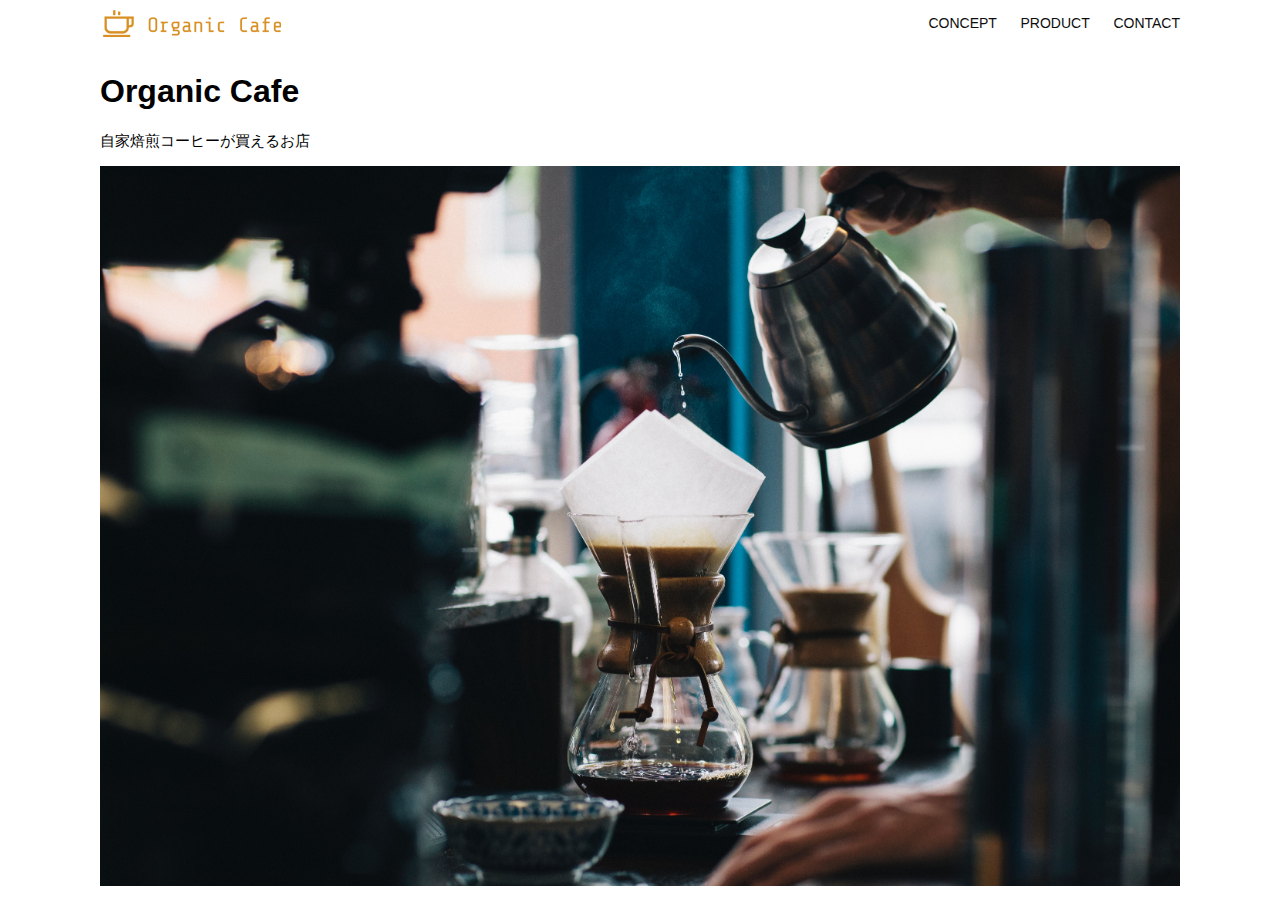
<file: kadai_013/index.html>
<!DOCTYPE html>
<html>
  <head>
    <title>Organic Cafe</title> 
      <meta charset="UTF-8">
      <meta name="description" content="自家焙煎のコーヒーがお家で楽しめるOrganic Cafe">
      <meta name="viewport" content="width=device-width, initial-scale=1.0">
      <link rel="stylesheet" href="style.css">
  </head>
  
  <body>
    <!-- ヘッダー -->
    <header>
      <!-- ロゴ -->
      <a href="index.html" id="logo"><img src="images/logo.png" alt="トップページに戻る"></a>

      <!-- PC用ナビゲーション -->
       <nav id="nav-pc">
        <a href="index.html#concept">CONCEPT</a>
        <a href="index.html#product">PRODUCT</a>
        <a href="index.html#contact">CONTACT</a>
       </nav>

       <!-- スマホ用メニューボタン -->
       <button id="menu-sp" onclick="document.getElementById('nav-sp').style.display='block'">
        <img src="images/button-menu.png" alt="ナビゲーションを開く">
       </button>
      <!-- スマホ用ナビゲーション -->
       <div id="nav-sp">
        <button id="close" onclick="document.getElementById('nav-sp').style.display='none'">
          <img src="images/button-close.png" alt="ナビゲーションを閉じる">
        </button>
  
        <nav>
          <ul>
            <li>
              <a id="logo-sp" href="index.html" onclick="document.getElementById('nav-sp').style.display='none'"><img src="images/logo-sp.png" alt="トップページに戻る"></a>
            </li>
            <li><a class="menu" href="index.html#concept" onclick="document.getElementById('nav-sp').style.display='none'">CONCEPT</a></li>
            <li><a class="menu" href="index.html#product" onclick="document.getElementById('nav-sp').style.display='none'">PRODUCT</a></li>
            <li><a class="menu" href="index.html#contact" onclick="document.getElementById('nav-sp').style.display='none'">CONTACT</a></li>
          </ul>
        </nav>
       </div>
      </header>

       <main>
        <article>
          <!-- メインビジュアル -->
           <section id="main-visual">
            <div id="main-message">
              <h1>Organic Cafe</h1>
              <p>自家焙煎コーヒーが買えるお店</p>
            </div>
            <img src="images/main-image.jpg" alt="コーヒーをハンドドリップで淹れる画像">
           </section>
        </article>
       
      </main>

      
  </body>
</html>
</file>
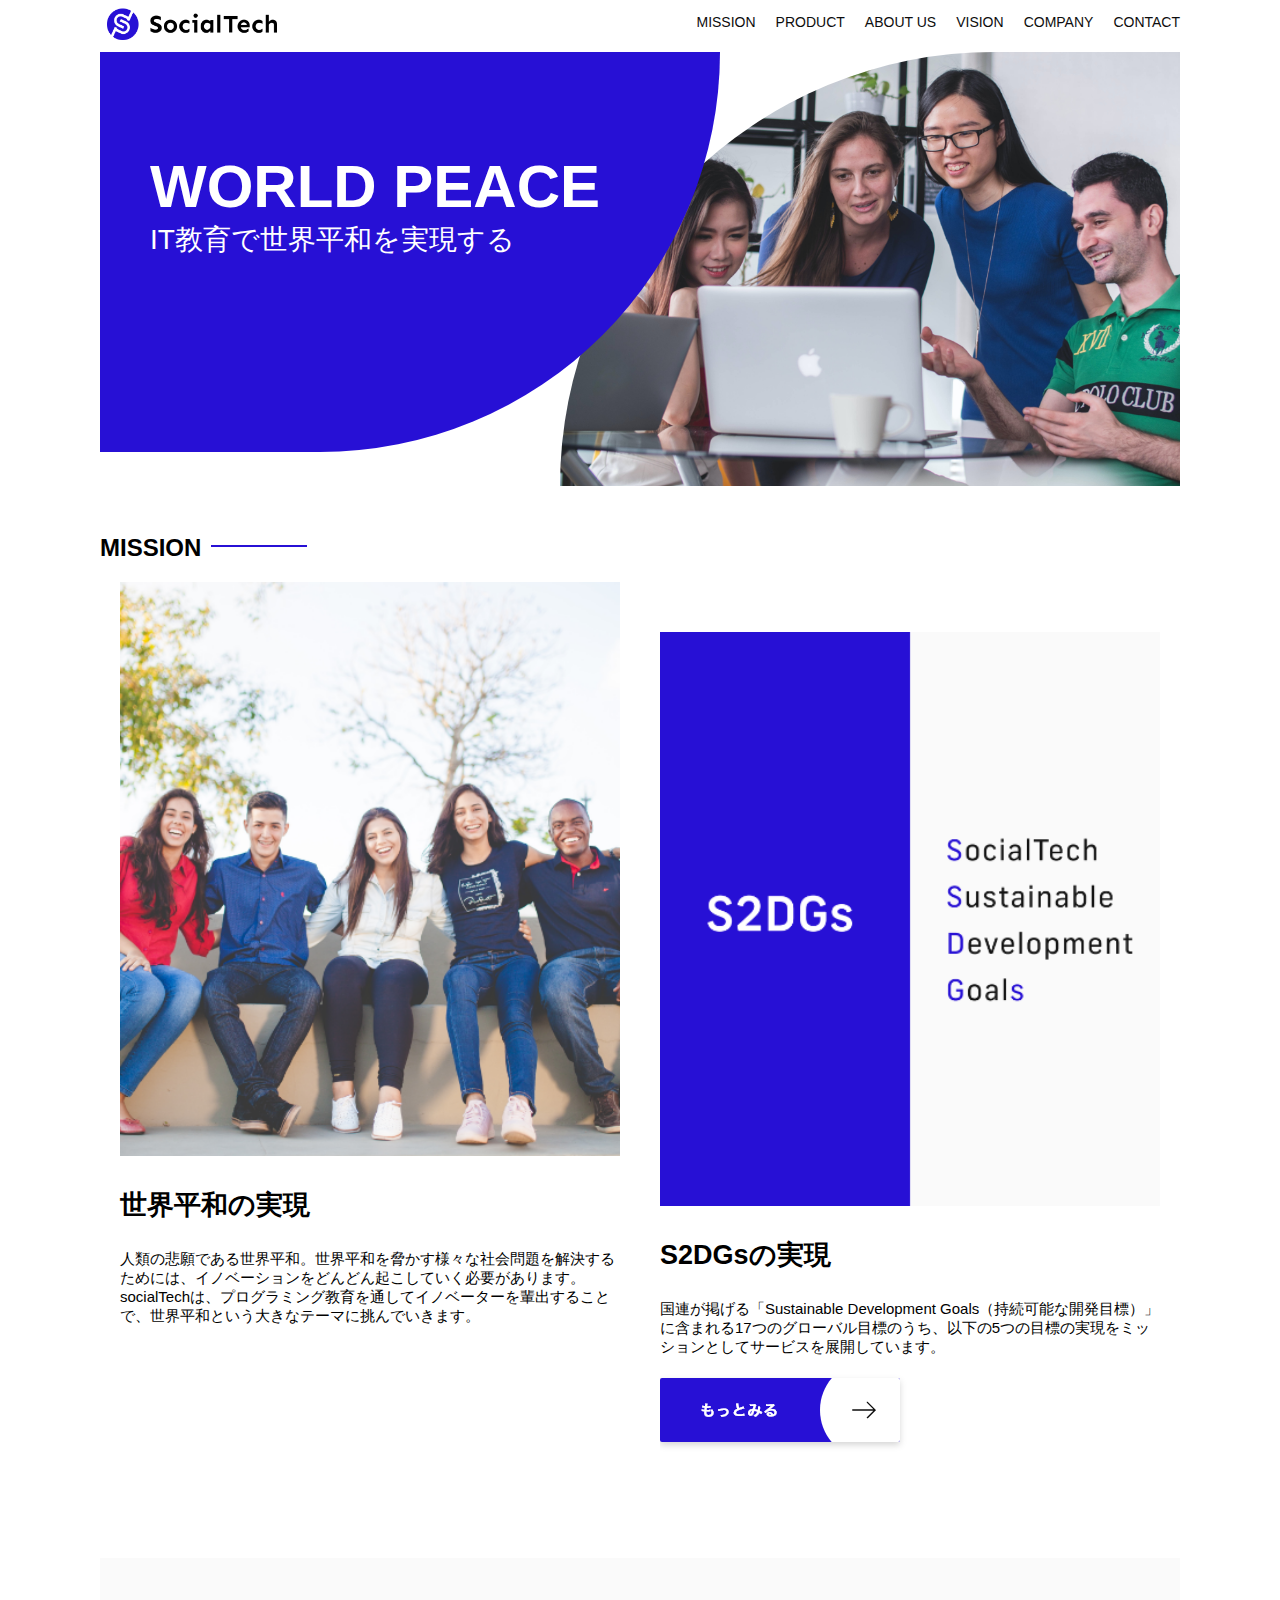
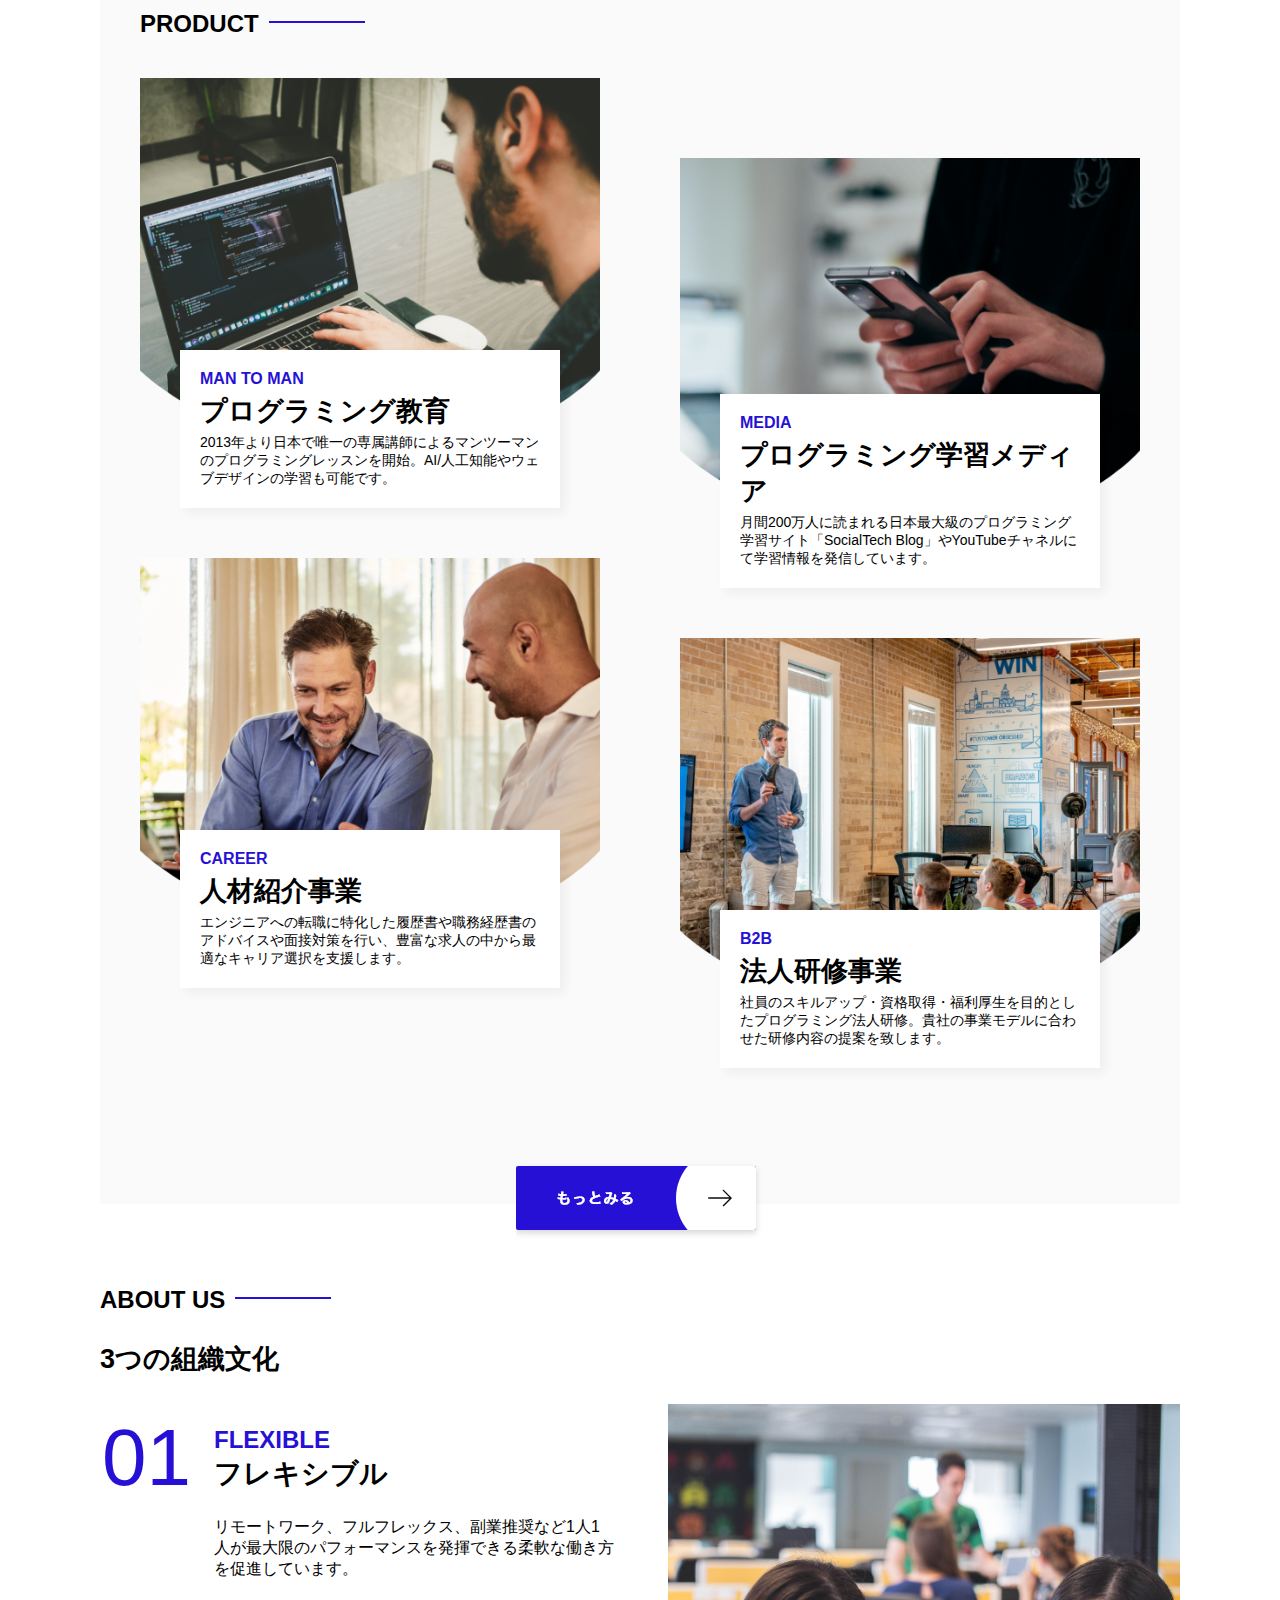
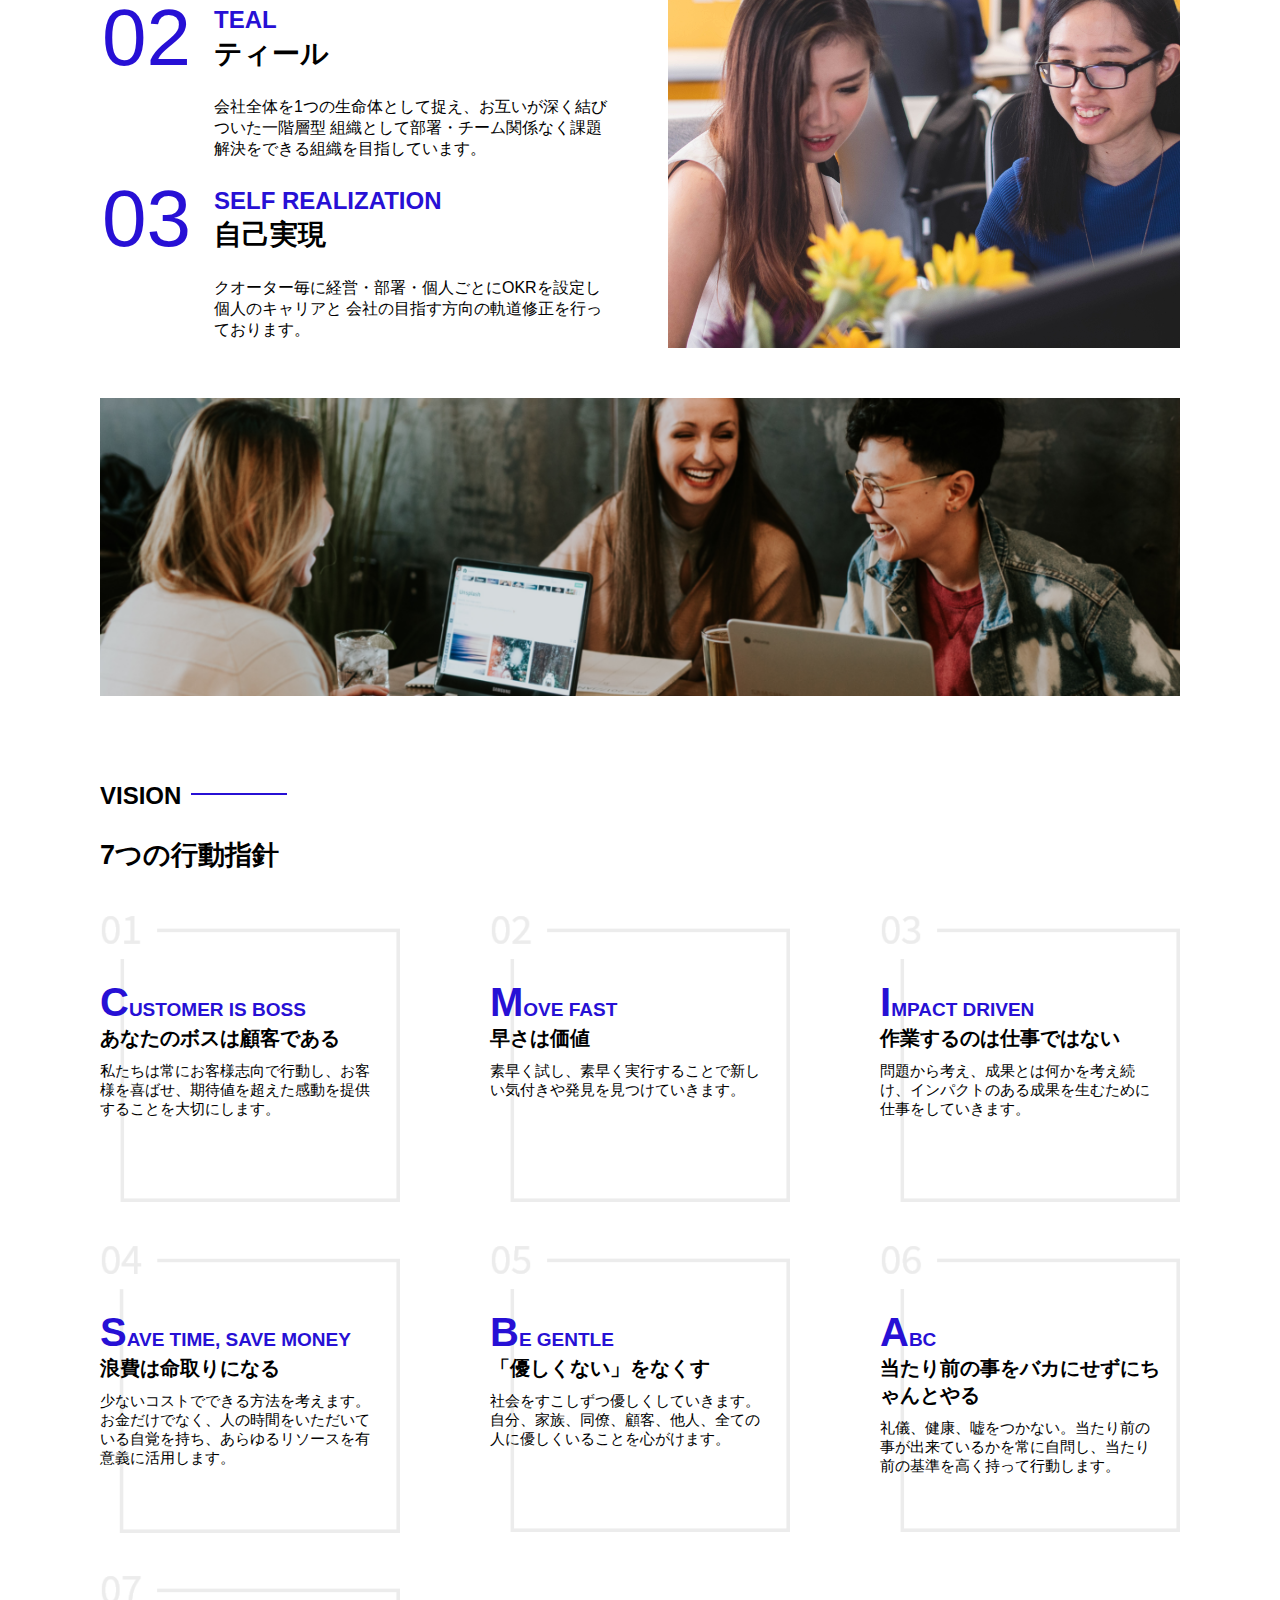
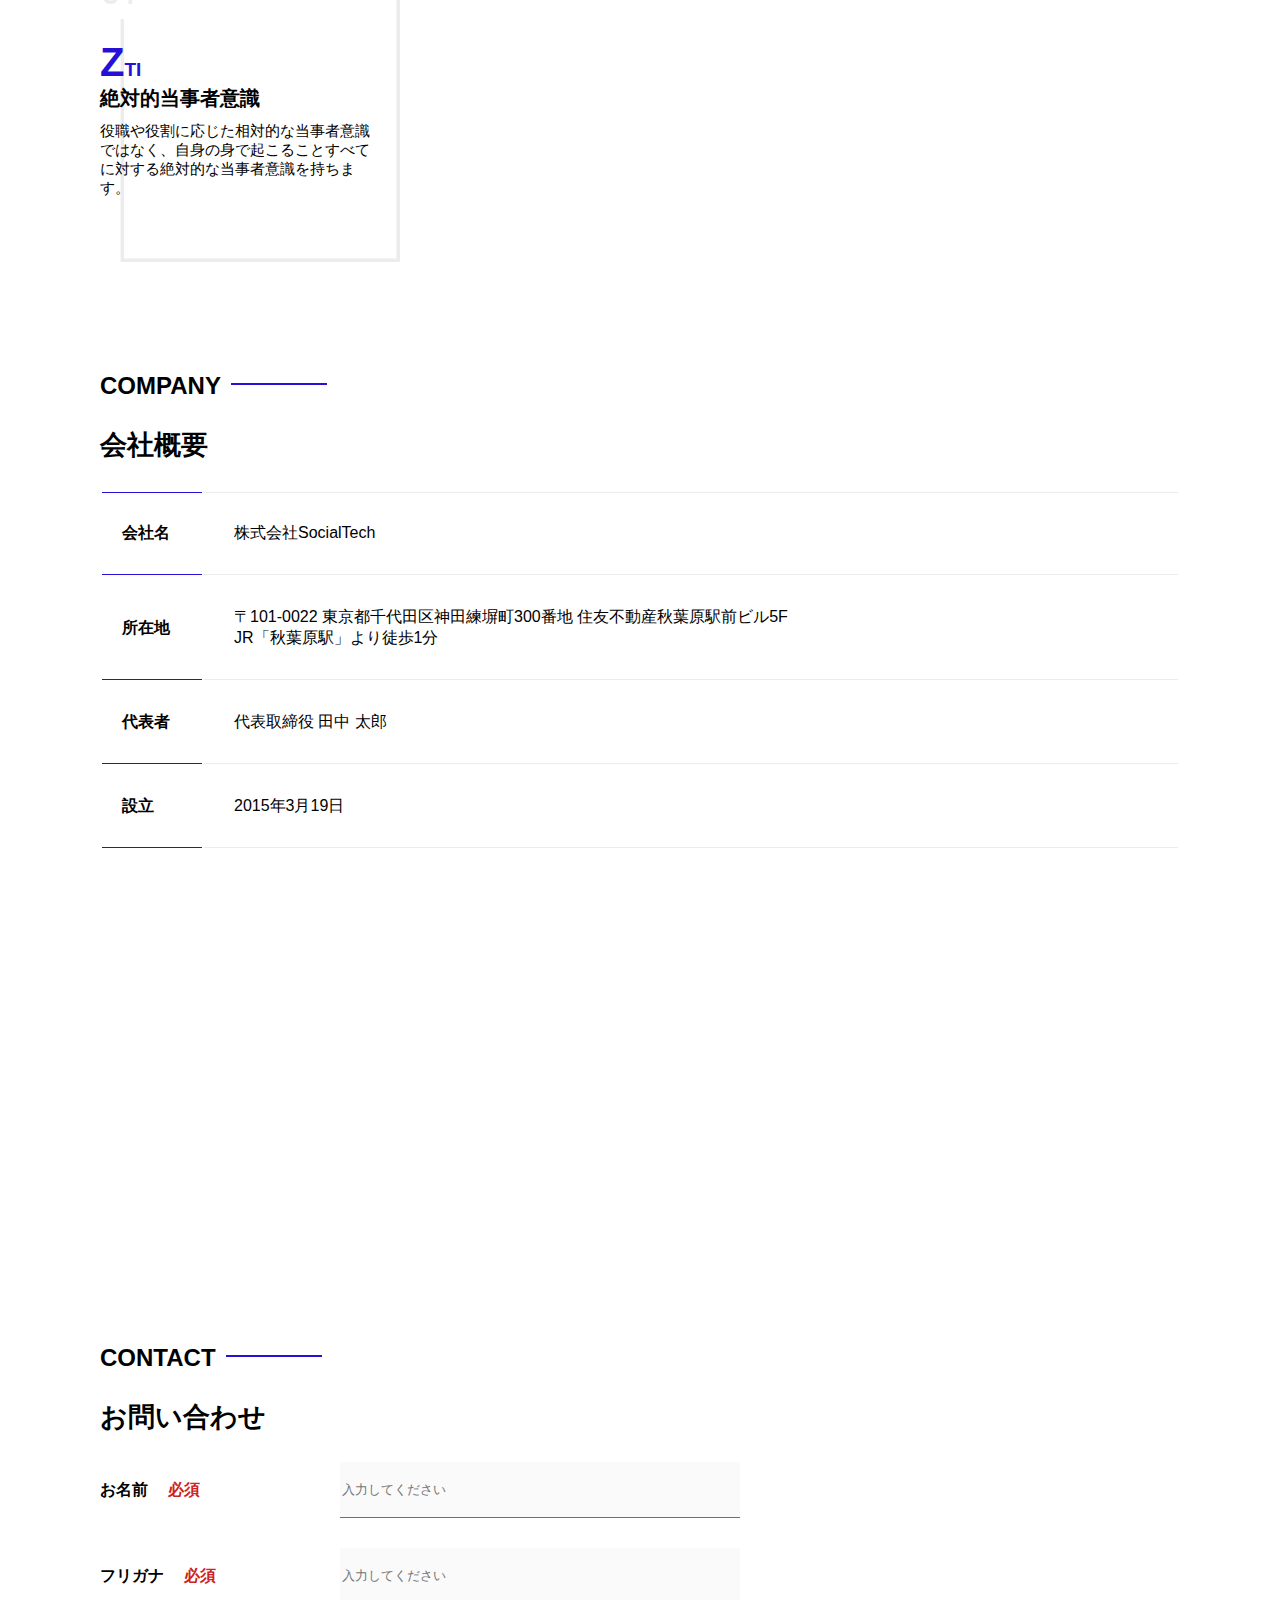
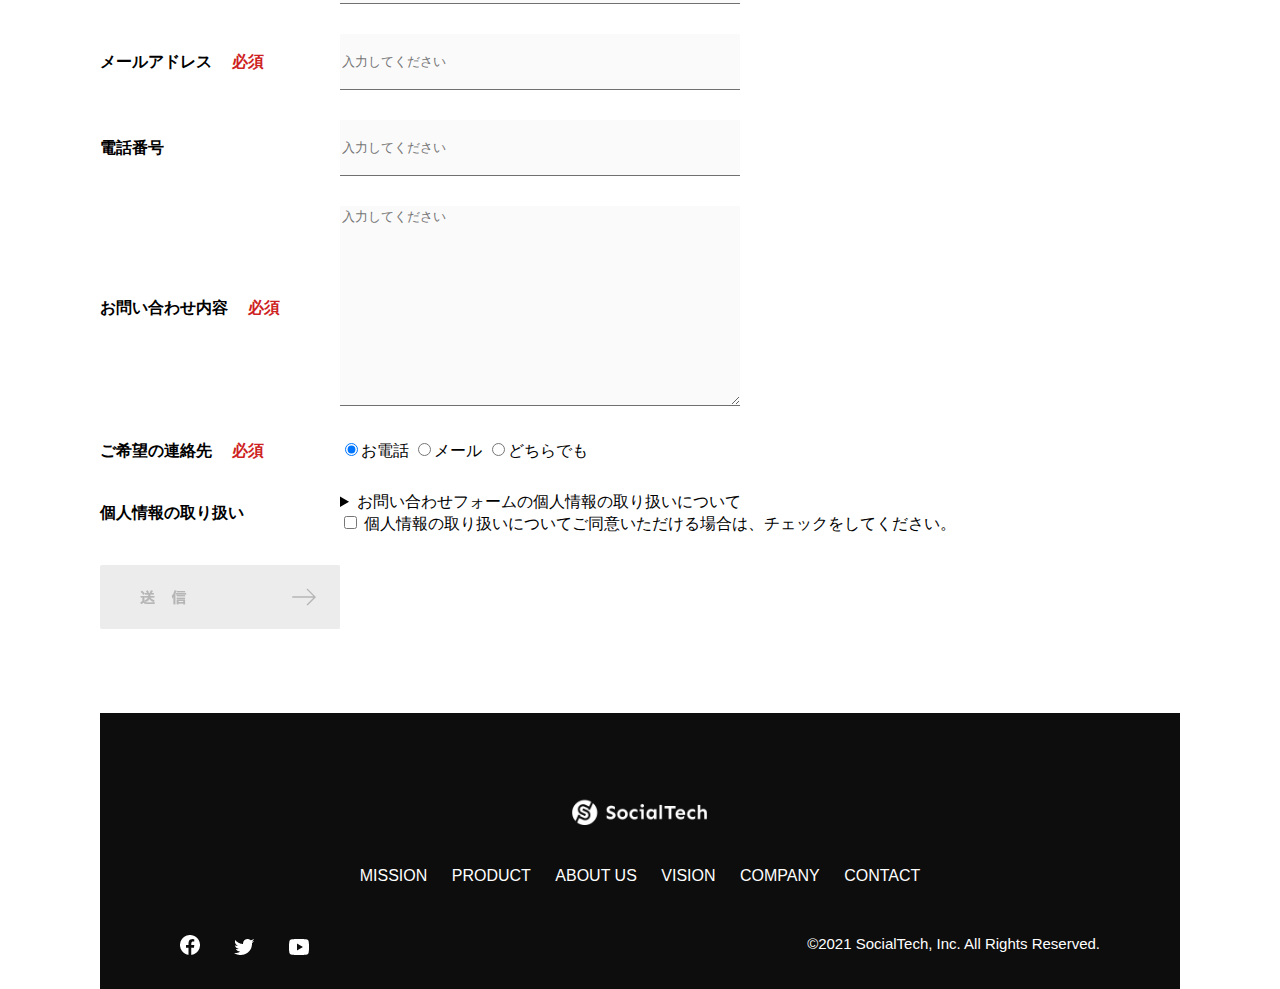
<file: kadai_tutorial_output/index.html>
<!DOCTYPE html>
<html>
  <head>
    <title>SosialTech</title>
    <meta charset="UTF-8">
    <meta name="description" content="SosialTechはEdTech業界のリーディングカンパニーを目指します。">
    <meta name="viewport" content="width=device-width, initial-scale=1.0">
    <link rel="stylesheet" href="style.css">
  </head>
  <body>
    <!--ヘッダー-->
    <header>
      <!--ロゴ-->
      <a href="index.html" id="logo">
        <img src="images/logo.png" alt="トップページに戻る"></a>

        <!--PC用ナビゲーション-->
        <nav id="nav-pc">
          <ul>
            <li><a href="mission.html">MISSION</a></li>
            <li><a href="product.html">PRODUCT</a></li>
            <li><a href="index.html#aboutus">ABOUT US</a></li>
            <li><a href="index.html#vision">VISION</a></li>
            <li><a href="index.html#company">COMPANY</a></li>
            <li><a href="index.html#contact">CONTACT</a></li>
          </ul>
        </nav>
    

  
    <!-- スマホ用メニューボタン-->
    
     <button id="menu-sp" onclick="document.getElementById('nav-sp').style.display = 'block'">
     <img src="images/button-menu.png" alt="ナビゲーションを開く">
     </button>
  
     <!-- スマホ用ナビゲーション-->
      <div id="nav-sp">
      <button id="close" onclick="document.getElementById('nav-sp').style.display='none'">
        <img src="images/button-close.png" alt="ナビゲーションを閉じる">
      </button>

      <nav>
        <ul>
          <li>
            <a id="logo-sp" href="index.html" onclick="document.getElementById('nav-sp').style.display='none'"><img src="images/logo-sp.png" alt="トップページに戻る"></a>
          </li>
          <li><a class="menu" href="mission.html" onclick="document.getElementById('nav-sp').style.display = 'none'">MISSION</a></li>
          <li><a class="menu" href="product.html" onclick="document.getElementById('nav-sp').style.display = 'none'">PRODUCT</a></li>
          <li><a class="menu" href="index.html#aboutus" onclick="document.getElementById('nav-sp').style.display = 'none'">ABOUT US</a></li>
          <li><a class="menu" href="index.html#vision" onclick="document.getElementById('nav-sp').style.display = 'none'">VISION</a></li>
          <li><a class="menu" href="index.html#company" onclick="document.getElementById('nav-sp').style.display = 'none'">COMPANY</a></li>
          <li><a class="menu" href="index.html#contact" onclick="document.getElementById('nav-sp').style.display = 'none'">CONTACT</a></li>
        </ul>
      </nav>
      <div id="sns">
        <a href="https://www.facebook.com/sejuku2013">
          <img src="images/button-facebook.png" alt="Facebookのリンク">
        </a>
        <a href="https://twitter.com/samuraijuku">
          <img src="images/button-twitter.png" alt="Twitterのリンク">
        </a>
        <a href="https://www.youtube.com/channel/UCCFOQO5aDK0xXam4cUQXT8g">
          <img src="images/button-youtube.png" alt="YouTubeのリンク">
        </a>
      </div>
    </div>
    </header>

    <main>
      <article>
        <!--メインビジュアル-->
        <section id="main-visual">
          <div id="main-message">
            <h1>WORLD PEACE</h1>
            <p>IT教育で世界平和を実現する</p>
          </div>
          <img src="images/index/index-main.png" alt="PCの周りに集まる多国籍の仲間たち">
        </section>
        <!-- ミッション -->
         <section id="mission">
          <h2 class="index-h2">MISSION</h2>
          <div id="mission-flex">
            <div>
              <img id="mission-photo" src="images/index/index-mission.png" alt="屋外のベンチで写真を撮影する多国籍の仲間たち">
              <h3>世界平和の実現</h3>
              <p>
                人類の悲願である世界平和。世界平和を脅かす様々な社会問題を解決するためには、イノベーションをどんどん起こしていく必要があります。socialTechは、プログラミング教育を通してイノベーターを輩出することで、世界平和という大きなテーマに挑んでいきます。
              </p>
            </div>
            <div>
              <img id="s2dgs" src="images/index/s2dgs.png" alt="S2DGs">
              <h3>S2DGsの実現</h3>
              <p>国連が掲げる「Sustainable Development Goals（持続可能な開発目標）」に含まれる17つのグローバル目標のうち、以下の5つの目標の実現をミッションとしてサービスを展開しています。</p>
              <a href="mission.html">
                <img src="images/button-more.png" alt="もっとみる">
              </a>
            </div>
          </div>
        </section>
        <!-- プロダクト-->
         <section id="product">
          <h2 class="index-h2">PRODUCT</h2>
          <div class="product-flex">
            <div id="product-left">
              <div>
                <img class="product-photo" src="images/index/index-mantoman.png" alt="PCでコードを書く男性">
                <div class="product-explain">
                  <span>MAN TO MAN</span>
                  <h3>プログラミング教育</h3>
                  <p>2013年より日本で唯一の専属講師によるマンツーマンのプログラミングレッスンを開始。AI/人工知能やウェブデザインの学習も可能です。</p>
                </div>
              </div>
            <div>
            <img class="product-photo" src="images/index/index-career.png" alt="笑顔で話し合う2人の男性">
            <div class="product-explain">
              <span>CAREER</span>
              <h3>人材紹介事業</h3>
              <p>エンジニアへの転職に特化した履歴書や職務経歴書のアドバイスや面接対策を行い、豊富な求人の中から最適なキャリア選択を支援します。</p>
            </div>
            </div>
            </div>
            <div id="product-right">
              <div>
                <img class="product-photo" src="images/index/index-media.png" alt="スマートフォンを操作する人">
                <div class="product-explain">
                  <span>MEDIA</span>
                  <h3>プログラミング学習メディア</h3>
                  <p>月間200万人に読まれる日本最大級のプログラミング学習サイト「SocialTech Blog」やYouTubeチャネルにて学習情報を発信しています。</p>
                </div>
              </div>
            <div>
            <img class="product-photo" src="images/index/index-b2b.png" alt="講演中の男性とそれを聴く人々">
            <div class="product-explain">
              <span>B2B</span>
              <h3>法人研修事業</h3>
              <p>社員のスキルアップ・資格取得・福利厚生を目的としたプログラミング法人研修。貴社の事業モデルに合わせた研修内容の提案を致します。</p>   
            </div>
            </div>
           </div>
          </div>
      <div id="product-more">
        <a href="product.html">
          <img src="images/button-more.png" alt="もっとみる">
        </a>
      </div>
         </section>
         <!-- ABOUT US -->
          <section id="aboutus">
            <h2 class="index-h2">ABOUT US</h2>
            <h3>3つの組織文化</h3>
            <div>
              <table class="culture-table">
                <tr>
                  <td class="culture-num">01</td>
                  <th><span class="culture-en">FLEXIBLE</span><br>フレキシブル</th>
                </tr>
                <tr>
                  <td>
                    <!-- 空のセル -->
                  </td>
                  <td class="culture-description">リモートワーク、フルフレックス、副業推奨など1人1人が最大限のパフォーマンスを発揮できる柔軟な働き方を促進しています。</td>
                </tr>
                <tr>
                  <td class="culture-num">02</td>
                  <th><span class="culture-en">TEAL</span><br>ティール</th>
                </tr>
                <tr>
                  <td>
                    <!-- 空のセル-->
                  </td>
                  <td class="culture-description">会社全体を1つの生命体として捉え、お互いが深く結びついた一階層型 組織として部署・チーム関係なく課題解決をできる組織を目指しています。</td>
                </tr>
                <tr>
                  <td class="culture-num">03</td>
                  <th><span class="culture-en">SELF REALIZATION</span><br>自己実現</th>
                </tr>
                <tr>
                   <td>
                    <!-- 空のセル-->
                   </td>
                   <td class="culture-description">クオーター毎に経営・部署・個人ごとにOKRを設定し個人のキャリアと 会社の目指す方向の軌道修正を行っております。</td>
                </tr>
              </table>
              <img class="culture-img" src="images/index/index-aboutus1.png" alt="笑顔で話し合う2人の女性">
            </div>
            <img class="culture-img2" src="images/index/index-aboutus2.png" alt="笑顔で話し合う3人の男女">
          </section>
          <!-- VISION-->
           <section id="vision">
            <h2 class="index-h2">VISION</h2>
            <h3>7つの行動指針</h3>
            <div>
              <div class="vision-box">
                <img src="images/index/vision-01.png" alt="01">
                <div>
                  <h4>CUSTOMER IS BOSS</h4>
                  <h5>あなたのボスは顧客である</h5>
                  <p>私たちは常にお客様志向で行動し、お客様を喜ばせ、期待値を超えた感動を提供することを大切にします。</p>
                </div>
              </div>
              <div class="vision-box">
                <img src="images/index/vision-02.png" alt="02">
                <div>
                  <h4>MOVE FAST</h4>
                  <h5>早さは価値</h5>
                  <p>素早く試し、素早く実行することで新しい気付きや発見を見つけていきます。</p>
                </div>
              </div>
              <div class="vision-box">
                <img src="images/index/vision-03.png" alt="03">
                <div>
                  <h4>IMPACT DRIVEN</h4>
                  <h5>作業するのは仕事ではない</h5>
                  <p>問題から考え、成果とは何かを考え続け、インパクトのある成果を生むために仕事をしていきます。</p>
                </div>
              </div>
              <div class="vision-box">
                <img src="images/index/vision-04.png" alt="04">
                <div>
                  <h4>SAVE TIME, SAVE MONEY</h4>
                  <h5>浪費は命取りになる</h5>
                  <p>少ないコストでできる方法を考えます。お金だけでなく、人の時間をいただいている自覚を持ち、あらゆるリソースを有意義に活用します。</p>
                </div>
              </div>
              <div class="vision-box">
                <img src="images/index/vision-05.png" alt="05">
                <div>
                  <h4>BE GENTLE</h4>
                  <h5>「優しくない」をなくす</h5>
                  <p>社会をすこしずつ優しくしていきます。自分、家族、同僚、顧客、他人、全ての人に優しくいることを心がけます。</p>
                </div>
              </div>
              <div class="vision-box">
                <img src="images/index/vision-06.png" alt="06">
                <div>
                  <h4>ABC</h4>
                  <h5>当たり前の事をバカにせずにちゃんとやる</h5>
                  <p>礼儀、健康、嘘をつかない。当たり前の事が出来ているかを常に自問し、当たり前の基準を高く持って行動します。</p>
                </div>
              </div>
              <div class="vision-box">
                <img src="images/index/vision-07.png" alt="07">
                <div>
                  <h4>ZTI</h4>
                  <h5>絶対的当事者意識</h5>
                  <p>役職や役割に応じた相対的な当事者意識ではなく、自身の身で起こることすべてに対する絶対的な当事者意識を持ちます。</p>
                </div>
              </div>
            </div>
           </section>
           <!-- COMPANY-->
            <section id="company">
              <h2 class="index-h2">COMPANY</h2>
              <h3>会社概要</h3>
              <table id="company-table">
                <tr>
                  <th class="tableheader tableheader-first">会社名</th>
                  <td class="cell cell-first">株式会社SocialTech</td>
                </tr>
                <tr>
                  <th class="tableheader">所在地</th>
                  <td class="cell">〒101-0022 東京都千代田区神田練塀町300番地 住友不動産秋葉原駅前ビル5F<br>JR「秋葉原駅」より徒歩1分</td>
                </tr>
                <tr>
                  <th class="tableheader">代表者</th>
                  <td class="cell">代表取締役 田中 太郎</td>
                </tr>
                <tr>
                  <th class="tableheader">設立</th>
                  <td class="cell">2015年3月19日</td>
                </tr>
              </table>    
              <iframe src="https://www.google.com/maps/embed?pb=!1m18!1m12!1m3!1d3240.0688551336807!2d139.7720776771055!3d35.69992317258124!2m3!1f0!2f0!3f0!3m2!1i1024!2i768!4f13.1!3m3!1m2!1s0x60188fee13660e23%3A0x77137876edf742ac!2z5L2P5Y-L5LiN5YuV55Sj56eL6JGJ5Y6f6aeF5YmN44OT44Or!5e0!3m2!1sja!2sjp!4v1704858013291!5m2!1sja!2sjp"
              style="border: 0" allowfullscreen="" loading="lazy"></iframe>   
            </section>
            <!-- お問い合わせフォーム-->
             <section id="contact">
              <h2 class="index-h2">CONTACT</h2>
              <h3>お問い合わせ</h3>
              <form>
                <div>
                  <div class="contact-heading">
                    <label class="contact-label">お名前<span class="contact-span">必須</span></label>
                  </div>
                  <div>
                    <input type="text" name="name" placeholder="入力してください" class="contact-textbox">
                  </div>
                </div>
                <div>
                  <div class="contact-heading">
                    <label class="contact-label">フリガナ<span class="contact-span">必須</span></label>
                  </div>
                  <div>
                    <input type="text" name="hurigana" placeholder="入力してください" class="contact-textbox">
                  </div>
                </div>
                <div>
                  <div class="contact-heading">
                    <label class="contact-label">メールアドレス<span class="contact-span">必須</span></label>
                  </div>
                  <div>
                    <input type="text" name="email" placeholder="入力してください" class="contact-textbox">
                  </div>
                </div>
                <div>
                  <div class="contact-heading">
                    <label class="contact-label">電話番号</label>
                  </div>
                  <div>
                    <input type="text" name="tel" placeholder="入力してください" class="contact-textbox">
                  </div>
                </div>
                <div>
                  <div class="contact-heading">
                    <label class="contact-label">お問い合わせ内容<span class="contact-span">必須</span></label>
                  </div>
                  <div>
                    <textarea class="contact-textarea" placeholder="入力してください" name="message"></textarea>
                  </div>
                </div>
          <div>
            <div class="contact-heading">
              <label class="contact-label">ご希望の連絡先<span class="contact-span">必須</span></label>
            </div>
            <div>
              <input class="radiobutton" type="radio" value="tel" name="contact" checked><label>お電話</label>
              <input class="radiobutton" type="radio" value="mail" name="contact"><label>メール</label>
              <input class="radiobutton" type="radio" value="both" name="contact"><label>どちらでも</label>
            </div>
          </div>
          <div>
            <div class="contact-heading">
              <label class="contact-label">個人情報の取り扱い</label>
            </div>
            <div>
              <details>
                <summary>お問い合わせフォームの個人情報の取り扱いについて</summary>
                <div>
                  <dl>
                    <dt>１．組織の名称又は氏名</dt>
                    <dd>株式会社SocialTech</dd>
                    <dt>２．個人情報保護管理者（若しくはその代理人）の氏名又は職名、所属及び連絡先</dt>
                    <dd>
                      <p>鈴木 一郎 コーポレート部</p>
                      <p>メールアドレス：samurai@example.com</p>
                      <p>TEL：03-1234-5678</p>
                    </dd>
                    <dt>３．個人情報の利用目的</dt>
                    <dd>
                      <ul>
                        <li>・本サービス及び本サービスに関連する情報の提供又はそれらに関する連絡のため</li>
                        <li>・ユーザーの本人確認のため</li>
                        <li>・当社サービスのご案内のため</li>
                        <li>・当社の商品等の広告または宣伝（電子メールによるものを含むものとします。）</li>
                      </ul>
                    </dd>
                    <dt>４．個人情報の取り扱い業務の委託</dt>
                    <dd>個人情報の取扱業務の全部または一部を外部に業務委託する場合があります。その際、弊社は、個人情報を適切に保護できる管理体制を敷き実行していることを条件として委託先を厳選したうえで、機密保持契約を委託先と締結し、お客様の個人情報を厳密に管理させます。</dd>
                    <dt>５．個人情報の開示等の請求</dt>
                    <dd>お客様は、弊社に対してご自身の個人情報の開示等（利用目的の通知、開示、内容の訂正・追加・削除、利用の停止または消去、第三者への提供の停止）に関して、当社問合わせ窓口に申し出ることができます。<br>
                      その際、弊社はお客様ご本人を確認させていただいたうえで、合理的な期間内に対応いたします。<br>
                      なお、個人情報に関する弊社問合わせ先は、次の通りです。
                    </dd>
                    <dd>
                    <p>株式会社SocialTech  個人情報問合せ窓口</p>
                    <p>〒150-0043  東京都千代田区神田練塀町300番地 住友不動産秋葉原駅前ビル5F</p>
                    <p>メールアドレス：samurai@example.com  TEL：03-1234-5678</p>
                  </dd>

                  <dt>６．個人情報を提供されることの任意性について</dt>
                  <dd>お客様がご自身の個人情報を弊社に提供されるか否かは、お客様のご判断によりますが、もしご提供されない場合には、適切なサービスが提供できない場合がありますので予めご了承ください。</dd>                 
                  </dl>
                </div>
              </details>
              <input type="checkbox" name="agree">
              <span>個人情報の取り扱いについてご同意いただける場合は、チェックをしてください。</span>
            </div>
          </div>
          <input type="image" src="images/button-submit.png" alt="送信する">
              </form>
             </section>
      </article>
    </main>

    <footer>
      <div id="footer-logo">
        <img src="images/logo-sp.png" alt="SocialTech">
      </div>
      <div id="footer-link">
        <a href="mission.html">MISSION</a>
        <a href="product.html">PRODUCT</a>
        <a href="index.html#aboutus">ABOUT US</a>
        <a href="index.html#vision">VISION</a>
        <a href="index.html#company">COMPANY</a>
        <a href="index.html#contact">CONTACT</a>
      </div>
      <div id="sns-footer">
        <div class="sns-btns">
          <a href="https://www.facebook.com/sejuku2013"><img src="images/button-facebook.png" alt="Facebookのリンク"></a>
          <a href="https://twitter.com/samuraijuku"><img src="images/button-twitter.png" alt="Twitterのリンク"></a>
          <a href="https://www.youtube.com/channel/UCCFOQO5aDK0xXam4cUQXT8g"><img src="images/button-youtube.png" alt="YouTubeのリンク"></a>
        </div>
      <p id="copyright">&copy;2021 SocialTech, Inc. All Rights Reserved.</p>
    </div>
    </footer>
  </body>

      
</html>
</file>
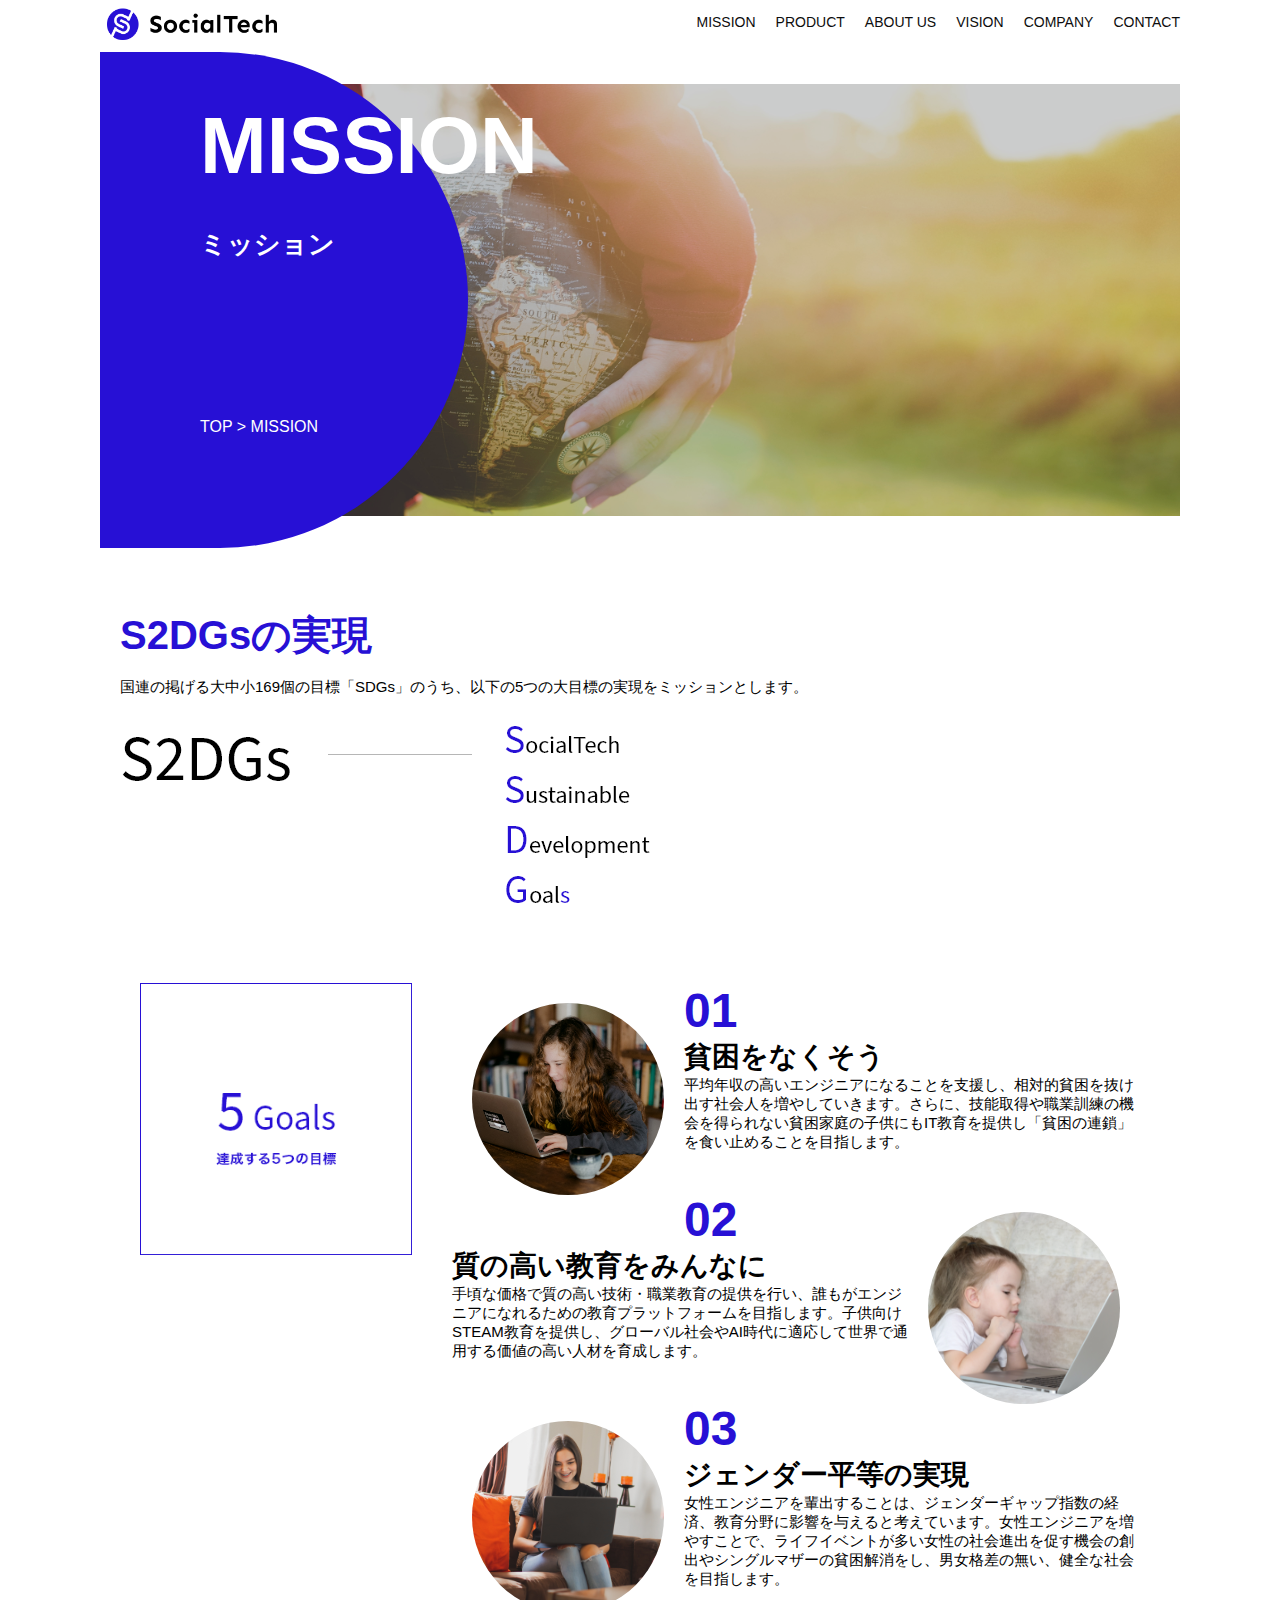
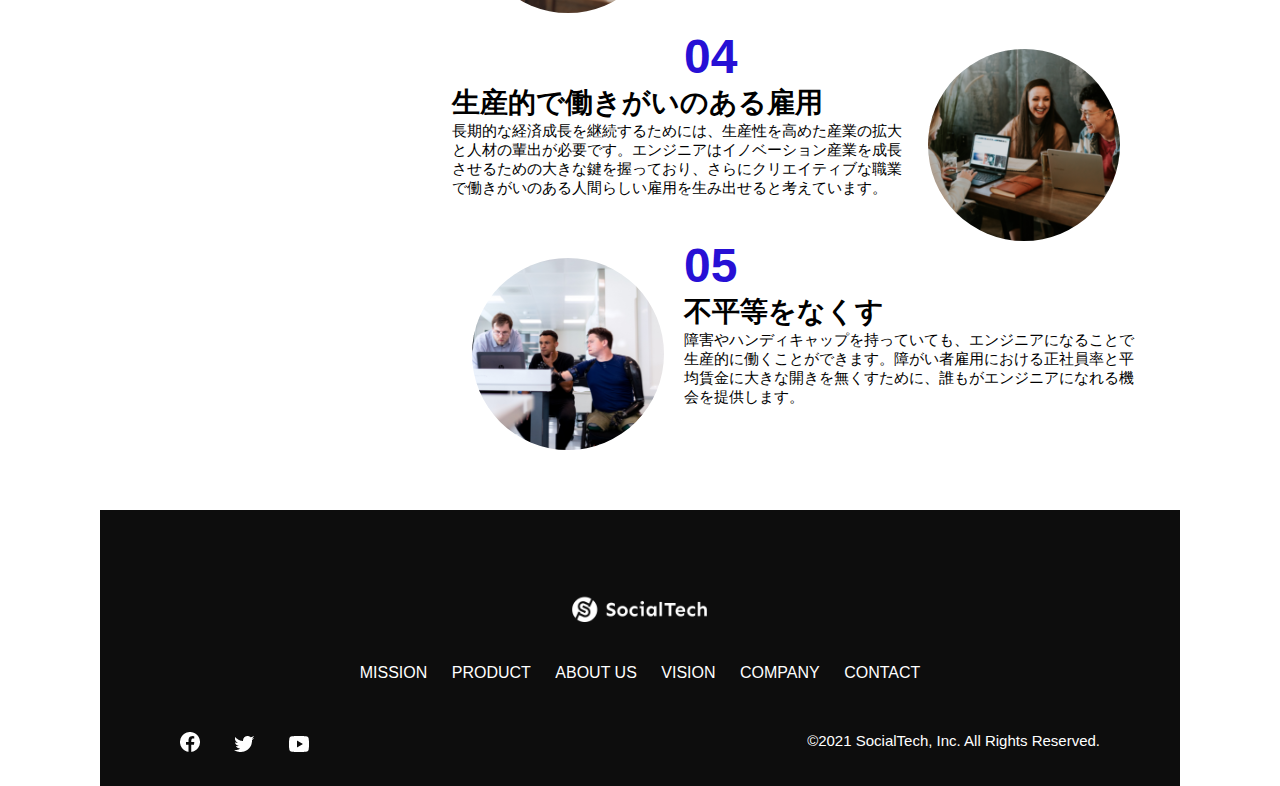
<file: kadai_tutorial_output/mission.html>
<!DOCTYPE html>
<html>
<head>
  <title>SocialTech - MISSION ミッション -</title>
  <meta charset="utf-8">
  <meta name="description" content="SocialTechが目指す5つの目標（S2DGs）を紹介します">
  <meta name="viewport" content="width=device-width, initial-scale=1.0">
  <link rel="stylesheet" href="style.css">
</head>

<body>
  <!-- ヘッダー -->
   <header>
    <!-- ロゴ -->
     <a href="index.html" id="logo">
      <img src="images/logo.png" alt="トップページに戻る">
     </a>

     <!-- PC用ナビゲーション -->
      <nav id="nav-pc">
        <ul>
          <li><a href="mission.html">MISSION</a></li>
          <li><a href="product.html">PRODUCT</a></li>
          <li><a href="index.html#aboutus">ABOUT US</a></li>
          <li><a href="index.html#vision">VISION</a></li>
          <li><a href="index.html#company">COMPANY</a></li>
          <li><a href="index.html#contact">CONTACT</a></li>
        </ul>
      </nav>

      <!-- スマホ用メニューボタン -->
       <button id="menu-sp" onclick="document.getElementById('nav-sp').style.display='block'">
        <img src="images/button-menu.png" alt="ナビゲーションを開く">
       </button>
       
       <!-- スマホ用ナビゲーション -->
        <div id="nav-sp">
          <button id="close" onclick="document.getElementById('nav-sp').style.display='none'">
            <img src="images/button-close.png" alt="ナビゲーションを閉じる">
          </button>

          <nav>
            <ul>
              <li>
                <a id="logo-sp" href="index.html" onclick="document.getElementById('nav-sp').style.display='none'"><img src="images/logo-sp.png" alt="トップページに戻る"></a>
              </li>
              <li><a class="menu" href="mission.html" onclick="document.getElementById('nav-sp').style.display='none'">MISSION</a></li>
              <li><a class="menu" href="product.html" onclick="document.getElementById('nav-sp').style.display='none'">PRODUCT</a></li>
              <li><a class="menu" href="index.html#aboutus" onclick="document.getElementById('nav-sp').style.display='none'">ABOUT US</a></li>
              <li><a class="menu" href="index.html#vision" onclick="document.getElementById('nav-sp').style.display='none'">VISION</a></li>
              <li><a class="menu" href="index.html#company" onclick="document.getElementById('nav-sp').style.display='none'">COMPANY</a></li>
              <li><a class="menu" href="index.html#contact" onclick="document.getElementById('nav-sp').style.display='none'">CONTACT</a></li>
            </ul>
          </nav>
            <div id="sns">
              <a href="https://www.facebook.com/sejuku2013">
                <img src="images/button-facebook.png" alt="Facebookのリンク">
              </a>
              <a href="https://twitter.com/samuraijuku">
                <img src="images/button-twitter.png" alt="Twitterのリンク">
              </a>
              <a href="https://www.youtube.com/channel/UCCFOQO5aDK0xXam4cUQXT8g">
                <img src="images/button-youtube.png" alt="YouTubeのリンク">
              </a>
            </div>
        </div>
   </header>

   <main>
    <article>
      <section id="mission-main">
        <div class="mission-main-inner">
          <div id="mission-title">
            <h1>MISSION<br><span>ミッション</span></h1>
            <p>TOP > MISSION</p>
          </div>
        </div>
      </section>
      <section id="mission-s2dgs">
        <h2 class="mission-h2">S2DGsの実現</h2>
        <p>国連の掲げる大中小169個の目標「SDGs」のうち、以下の5つの大目標の実現をミッションとします。</p>
        <img src="images/mission/mission-s2dgs.png" alt="S2DGs">
      </section>

      <section id="mission-five-goals">
        <div class="five-goals-image">
          <img src="images/mission/mission-5goals.png" alt="5Goals">
        </div>
        <div class="five-goals-read">
          <div>
            <img class="fivegoals-image-left" src="images/mission/mission-5goals01.png" alt="PCを操作する女の子">
            <span class="fivegoals-number">01</span>
            <h3 class="fivegoals-h3">貧困をなくそう</h3>
            <p class="fivegoals-p">平均年収の高いエンジニアになることを支援し、相対的貧困を抜け出す社会人を増やしていきます。さらに、技能取得や職業訓練の機会を得られない貧困家庭の子供にもIT教育を提供し「貧困の連鎖」を食い止めることを目指します。</p>
          </div>
          <div>
            <img class="fivegoals-image-right" src="images/mission/mission-5goals02.png" alt="PCを見つめる小さい女の子">
            <span class="fivegoals-number">02</span>
            <h3 class="fivegoals-h3">質の高い教育をみんなに</h3>
            <p class="fivegoals-p">手頃な価格で質の高い技術・職業教育の提供を行い、誰もがエンジニアになれるための教育プラットフォームを目指します。子供向けSTEAM教育を提供し、グローバル社会やAI時代に適応して世界で通用する価値の高い人材を育成します。</p>
          </div>
          <div>
            <img class="fivegoals-image-left" src="images/mission/mission-5goals03.png" alt="PCを操作する女性">

            <span class="fivegoals-number">03</span>
            <h3 class="fivegoals-h3">ジェンダー平等の実現</h3>
            <p class="fivegoals-p">女性エンジニアを輩出することは、ジェンダーギャップ指数の経済、教育分野に影響を与えると考えています。女性エンジニアを増やすことで、ライフイベントが多い女性の社会進出を促す機会の創出やシングルマザーの貧困解消をし、男女格差の無い、健全な社会を目指します。</p>
          </div>
          <div>
            <img class="fivegoals-image-right" src="images/mission/mission-5goals04.png" alt="笑顔で話し合う3人の男女">
            <span class="fivegoals-number">04</span>
            <h3 class="fivegoals-h3">生産的で働きがいのある雇用</h3>
            <p class="fivegoals-p">長期的な経済成長を継続するためには、生産性を高めた産業の拡大と人材の輩出が必要です。エンジニアはイノベーション産業を成長させるための大きな鍵を握っており、さらにクリエイティブな職業で働きがいのある人間らしい雇用を生み出せると考えています。</p>
          </div>
          <div>
            <img class="fivegoals-image-left" src="images/mission/mission-5goals05.png" alt="障害を持つ男性が生き生きと働く様子">
            <span class="fivegoals-number">05</span>
            <h3 class="fivegoals-h3">不平等をなくす</h3>
            <p class="fivegoals-p">障害やハンディキャップを持っていても、エンジニアになることで生産的に働くことができます。障がい者雇用における正社員率と平均賃金に大きな開きを無くすために、誰もがエンジニアになれる機会を提供します。</p>
          </div>
        </div>
      </section>

    </article>
   </main>

   <footer>
    <div id="footer-logo">
      <img src="images/logo-sp.png" alt="SocialTech">
    </div>
    <div id="footer-link">
      <a href="mission.html">MISSION</a>
      <a href="product.html">PRODUCT</a>
      <a href="index.html#aboutus">ABOUT US</a>
      <a href="index.html#vision">VISION</a>
      <a href="index.html#company">COMPANY</a>
      <a href="index.html#contact">CONTACT</a>
    </div>
    <div id="sns-footer">
      <div class="sns-btns">
        <a href="https://www.facebook.com/sejuku2013"><img src="images/button-facebook.png" alt="Facebookのリンク"></a>
        <a href="https://twitter.com/samuraijuku"><img src="images/button-twitter.png" alt="Twitterのリンク"></a>
        <a href="https://www.youtube.com/channel/UCCFOQO5aDK0xXam4cUQXT8g"><img src="images/button-youtube.png" alt="YouTubeのリンク"></a>  
      </div>
    <p id="copyright">&copy;2021 SocialTech, Inc. All Rights Reserved.</p>
    </div>
   </footer>
</body>
</html>
</file>
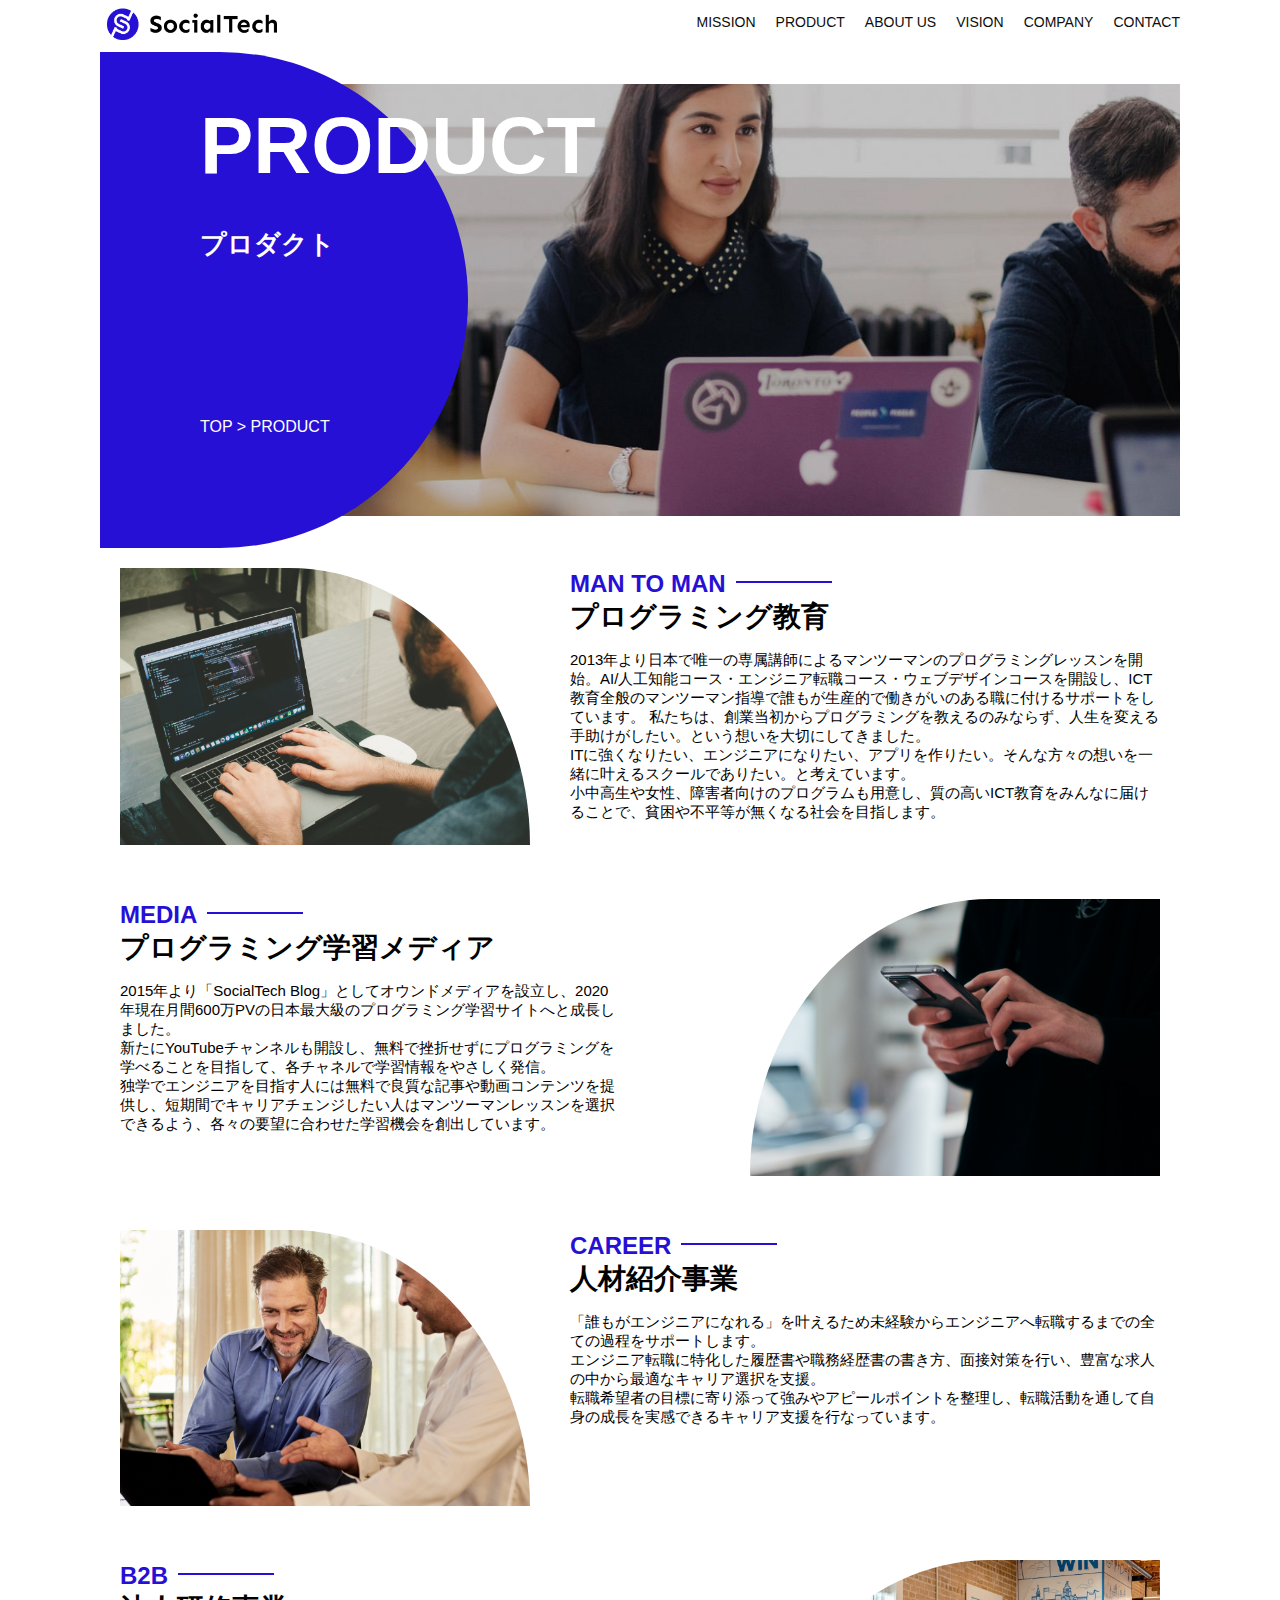
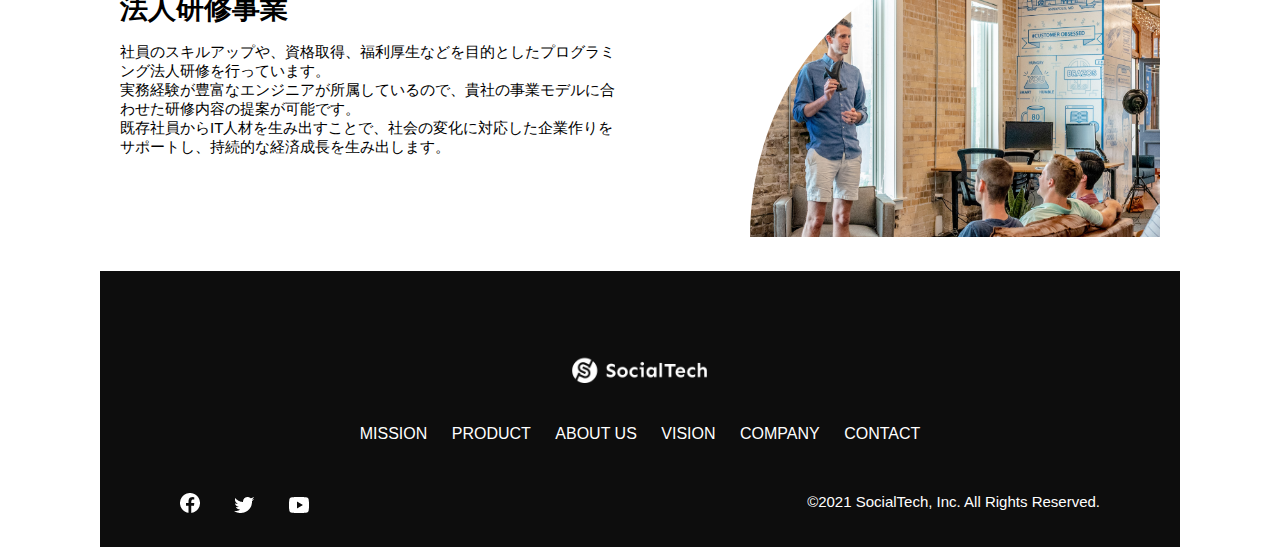
<file: kadai_tutorial_output/product.html>
<!DOCTYPE html>
<html>
  <head>
    <title>SocialTech -PRODUCT プロダクト-</title>
    <meta charset="utf-8">
    <meta name="description" content="SocialTechの4つのプロダクトを紹介します">
    <meta name="viewport" content="width=device-width, initial-scale=1.0">
    <link rel="stylesheet" href="style.css">
  </head>

  <body>
    <!-- ヘッダー -->
    <header>
      <!-- ロゴ -->
       <a href="index.html" id="logo">
        <img src="images/logo.png" alt="トップページに戻る">
       </a>

       <!-- PC用ナビゲーション -->
        <nav id="nav-pc">
          <ul>
            <li><a href="mission.html">MISSION</a></li>
            <li><a href="product.html">PRODUCT</a></li>
            <li><a href="index.html#aboutus">ABOUT US</a></li>
            <li><a href="index.html#vision">VISION</a></li>
            <li><a href="index.html#company">COMPANY</a></li>
            <li><a href="index.html#contact">CONTACT</a></li>
          </ul>
        </nav>

        <!-- スマホ用メニューボタン -->
         <button id="menu-sp" onclick="document.getElementById('nav-sp').style.display='block'">
          <img src="images/button-menu.png" alt="ナビゲーションを開く">
         </button>

         <!-- スマホ用ナビゲーション -->
          <div id="nav-sp">
            <button id="close" onclick="document.getElementById('nav-sp').style.display='none'">
              <img src="images/button-close.png" alt="ナビゲーションを閉じる">
            </button>

            <nav>
              <ul>
                <li>
                  <a id="logo-sp" href="index.html" onclick="document.getElementById('nav-sp').style.display='none'"><img src="images/logo-sp.png" alt="トップページに戻る"></a>
                </li>
                <li><a class="menu" href="mission.html" onclick="document.getElementById('nav-sp').style.display='none'">MISSION</a></li>
                <li><a class="menu" href="product.html" onclick="document.getElementById('nav-sp').style.display='none'">PRODUCT</a></li>
                <li><a class="menu" href="index.html#aboutus" onclick="document.getElementById('nav-sp').style.display='none'">ABOUT US</a></li>
                <li><a class="menu" href="index.html#vision" onclick="document.getElementById('nav-sp').style.display='none'">VISION</a></li>
                <li><a class="menu" href="index.html#company" onclick="document.getElementById('nav-sp').style.display='none'">COMPANY</a></li>
                <li><a class="menu" href="index.html#contact" onclick="document.getElementById('nav-sp').style.display='none'">CONTACT</a></li>
              </ul>
            </nav>
            <div id="sns">
              <a href="https://www.facebook.com/sejuku2013">
                <img src="images/button-facebook.png" alt="Facebookのリンク">
              </a>
              <a href="https://twitter.com/samuraijuku">
                <img src="images/button-twitter.png" alt="Twitterのリンク">
              </a>
              <a href="https://www.youtube.com/channel/UCCFOQO5aDK0xXam4cUQXT8g">
              <img src="images/button-youtube.png" alt="YouTubeのリンク">
            </a>
            </div>
          </div>
    </header>

    <main>
      <article>
        <section id="product-main">
          <div class="product-main-inner">
            <div id="product-title">
              <h1>PRODUCT<br><span>プロダクト</span></h1>
              <p>TOP > PRODUCT</p>
            </div>
          </div>
        </section>

        <section class="product-section product-section-left">
          <div class="product-section-img">
            <img src= "images/product/product-mantoman.png" alt="PCでコードを書く男性">
          </div>
          <div class="product-read">
            <h2 class="product-h2">MAN TO MAN</h2>
            <h3 class="product-h3">プログラミング教育</h3>
            <p>
              2013年より日本で唯一の専属講師によるマンツーマンのプログラミングレッスンを開始。AI/人工知能コース・エンジニア転職コース・ウェブデザインコースを開設し、ICT教育全般のマンツーマン指導で誰もが生産的で働きがいのある職に付けるサポートをしています。 私たちは、創業当初からプログラミングを教えるのみならず、人生を変える手助けがしたい。という想いを大切にしてきました。<br>ITに強くなりたい、エンジニアになりたい、アプリを作りたい。そんな方々の想いを一緒に叶えるスクールでありたい。と考えています。<br>小中高生や女性、障害者向けのプログラムも用意し、質の高いICT教育をみんなに届けることで、貧困や不平等が無くなる社会を目指します。
            </p>
          </div>
        </section>

        <section class="product-section product-section-right">
          <div class="product-read">
            <h2 class="product-h2">MEDIA</h2>
            <h3 class="product-h3">プログラミング学習メディア</h3>
            <p>2015年より「SocialTech Blog」としてオウンドメディアを設立し、2020年現在月間600万PVの日本最大級のプログラミング学習サイトへと成長しました。<br>新たにYouTubeチャンネルも開設し、無料で挫折せずにプログラミングを学べることを目指して、各チャネルで学習情報をやさしく発信。<br>独学でエンジニアを目指す人には無料で良質な記事や動画コンテンツを提供し、短期間でキャリアチェンジしたい人はマンツーマンレッスンを選択できるよう、各々の要望に合わせた学習機会を創出しています。</p>
          </div>
          <div class="product-section-img">
            <img src="images/product/product-media.png" alt="スマートフォンを操作する人">
          </div>
        </section>

        <section class="product-section product-section-left">
          <div class="product-section-img">
            <img src="images/product/product-career.png" alt="笑顔で話し合う2人の男性">
          </div>
          <div class="product-read">
            <h2 class="product-h2">CAREER</h2>
            <h3 class="product-h3">人材紹介事業</h3>
            <p>「誰もがエンジニアになれる」を叶えるため未経験からエンジニアへ転職するまでの全ての過程をサポートします。<br>エンジニア転職に特化した履歴書や職務経歴書の書き方、面接対策を行い、豊富な求人の中から最適なキャリア選択を支援。<br>転職希望者の目標に寄り添って強みやアピールポイントを整理し、転職活動を通して自身の成長を実感できるキャリア支援を行なっています。<br></p>
          </div>
        </section>

        <section class="product-section product-section-right">
          <div class="product-read">
            <h2 class="product-h2">B2B</h2>
            <h3 class="product-h3">法人研修事業</h3>
            <p>社員のスキルアップや、資格取得、福利厚生などを目的としたプログラミング法人研修を行っています。<br>実務経験が豊富なエンジニアが所属しているので、貴社の事業モデルに合わせた研修内容の提案が可能です。<br>既存社員からIT人材を生み出すことで、社会の変化に対応した企業作りをサポートし、持続的な経済成長を生み出します。</p>
          </div>
          <div class="product-section-img">
            <img src="images/product/product-b2b.png" alt="講演中の男性とそれを聴く人々">
          </div>
        </section>
        
      </article>
    </main>

    <footer>
      <div id="footer-logo">
        <img src="images/logo-sp.png" alt="SocialTech">
      </div>
      <div id="footer-link">
        <a href="mission.html">MISSION</a>
        <a href="product.html">PRODUCT</a>
        <a href="index.html#aboutus">ABOUT US</a>
        <a href="index.html#vision">VISION</a>
        <a href="index.html#company">COMPANY</a>
        <a href="index.html#contact">CONTACT</a>
      </div>
      <div id="sns-footer">
        <div class="sns-btns">
        <a href="https://www.facebook.com/sejuku2013"><img src="images/button-facebook.png" alt="Facebookのリンク"></a>
        <a href="https://twitter.com/samuraijuku"><img src="images/button-twitter.png" alt="Twitterのリンク"></a>
        <a href="https://www.youtube.com/channel/UCCFOQO5aDK0xXam4cUQXT8g"><img src="images/button-youtube.png" alt="YouTubeのリンク"></a>
      </div>
      <p id="copyright">&copy;2021 SocialTech, Inc. All Rights Reserved.</p>
    </div>
    </footer>
  </body>
</html>
</file>
<file: kadai_013/style.css>
/* PC,スマホ共通スタイル */
body {
  font-family: "Source Sans Pro", "Hiragino Kaku Gothic ProN", "Meiryo", Arial,
   sans-serif;
}

p {
  font-size: 15px;
}

#main-visual>img {
  width: 100%;
}

/* PC用のスタイル */
@media screen and (min-width: 768px) {
  /* 横幅設定 */
  body {
    max-width: 1080px;
    min-width: 960px;
    margin: 0 auto 0 auto;
  }
}

/* ヘッダー*/
header {
  display: flex;
  justify-content: space-between;
}

/* ナビゲーションのレイアウト */
#nav-pc {
  text-align: right;
  font-size: 14px;
  padding-top: 15px;
}

/* ナビゲーションのリンクの装飾設定 */
#nav-pc>a {
  text-decoration: none;
  margin-left: 20px;
}

#nav-pc>a:link {
  color: #0d0d0d;
}

#nav-pc > a:visited {
  color: #0d0d0d;
}

#nav-pc > a:hover {
  color: #0d0d0d;
  text-decoration: underline;
}

#nav-pc > a:active {
  color: #0d0d0d;
}


/* 画面幅が767px以下の時 */
@media screen and (max-width:767px) {
  /* スマートフォン用のスタイルを指定する */
  /* PC用ナビゲーション非表示 */
  body { 
    min-width: 375px;
    margin: 0;
  } 

  #nav-pc {
    display: none;
  }
}

  #menu-sp {
    float: right;
    padding: 0;
    border: none;
  }
  #nav-sp {
    background-color: #ce933e;
    position: absolute;
    left: 0;
    top: 0;
    height: 100%;
    width: 100%;
    display: none;
    z-index: 100;
  }
  #nav-sp ul {
    padding-left: 0;
  }
  #nav-sp li {
    list-style: none;
  }
  #close {
    position: absolute;
    top: 20px;
    right: 20px;
    background-color: transparent;
    border: none;

  }
  #logo-sp {
    margin: 80px 0 30px 20px;
  }
  #nav-sp a {
    display: block;
  }
  #nav-sp a:link {
    color: #ffffff;
  }
  #nav-sp a:visited {
    color: #ffffff;
  }
 #nav-sp a:hover {
  color: #ffffff;
  text-decoration: underline;
 }
  #nav-sp a:active {
    color: #ffffff;
  }
  #nav-sp .menu {
    text-decoration: none;
    display: block;
    margin: 0 20px 0 20px;
    height: 44px;
    font-size: 16px;
    background-image: url("images/arrow.png");
    background-repeat: no-repeat;
    background-position: right top;
   
  }
 
  /* 画面幅が768px以上の時 */
  @media screen and (min-width:768px) {
    #menu-sp {
      display: none;
    }
    #nav-sp {
      display: none;
    }
  }
</file>
<file: kadai_tutorial_output/style.css>
/*PC、スマホ共通スタイル　*/
* {
  box-sizing: border-box;
}

p {
  font-size: 15px;
}

body {
  font-family: "Source Sans Pro", "Hiragino Kaku Gothic ProN", Meiryo, Arial, sans-serif;
  max-width: 1080px;
  margin: 0 auto 0 auto;

}

header {
  display: flex;
  justify-content: space-between;
 
}
#nav-pc {
  font-size: 14px;

}
#nav-pc ul {
  display: flex;
  padding-left: 0;
}
#nav-pc li {
list-style: none;
}
#nav-pc a {
  text-decoration: none;
  margin-left: 20px;
  color: #0d0d0d;
}
#nav-pc a:hover {
  text-decoration: underline;
}
#nav-sp,
#menu-sp {
  display: none;
}

/*メインビジュアル*/
#main-visual {
  position: relative;
  height: 400px;
}

#main-message {
  position: absolute;
  top: 0;
  left: 0;
  background-color: #2710d5;
  color: #ffffff;
  border-radius:0 0 476px 0;
  max-width: 620px;
  width: 100%;
  height: 100%;
  z-index: 11;
}
#main-message h1 {
  font-size: 60px;
  margin: 100px 0 0 50px;
}
#main-message >p {
  font-size: 28px;
  margin: 0 0 0 50px;
}
#main-visual > img {
  max-width: 620px;
  border-radius: 476px 0 0 0;
  position: absolute;
  top: 0;
  right: 0;
  z-index: 10;
}
/*見出し*/
h2 {
  margin: 40px 0 0 0;
}
h2::after {
  content: url("images/line.png");
  margin-left: 10px;
}
h3 {
  font-size: 27px;
}
#mission {
  margin: 80px auto 80px auto;
}
#mission-flex {
  display: flex;
}
#mission-flex>div{
  width: 50%;
  margin: 20px;
}
#mission-photo {
  width: 100%;
}
#s2dgs {
  margin-top: 50px;
  width: 100%;
}

 /* プロダクト */
 #product {
  background-color: #fafafa;
  margin: 80px 0 80px 0;
  padding: 10px 40px 0px 40px;
}

/* 外枠 */
#product .product-flex {
  margin-top: 40px;
  display: flex;
}

/* 左のカラム */
#product-left {
  width: 50%;
  margin-right: 20px;
}

/* 右のカラム */
#product-right {
  width: 50%;
  margin-left: 20px;
  margin-top: 80px;
}

/* 画像＋説明の枠 */
#product-left > div {
  position: relative;
  height: 480px;
  margin-right: 20px;
}
#product-right > div {
  position: relative;
  height: 480px;
  margin-left: 20px;
}
/*画像*/
.product-photo {
  width: 100%;
}
/*見出しと説明文をグループ化するdiv要素*/
.product-explain {
  background-color: #ffffff;
  position: absolute;
  left: 0;
  bottom: 50px;
  margin: 0 40px 0 40px;
  padding: 20px;
  box-shadow: 5px 5px 10px rgba(0, 0, 0, 0.05);
}
/*説明文の英語*/
.product-explain > span{
  color: #2710d5;
  font-weight: bold;
  font-size: 16px;
  margin: 0px;
}
/*説明文の見出し*/
.product-explain > h3 {
  margin: 5px 0 5px 0;
}
/*説明文*/
.product-explain > p {
  font-size: 14px;
  margin: 0;
}
/*「もっとみるボタン」*/
#product-more {
  text-align: center;
}
#product-more a {
  position: relative;
  bottom: -42px;
}
/* ABOUT US */
#aboutus {
  margin: 80px auto 80px auto;

}
/*3つの組織文化と画像を入れる枠　*/
#aboutus > div {
  display: flex;
}
.culture-img {
  width: 50%;
  align-self: flex-start;
}
.culture-img2 {
  margin-top: 50px;
  width: 100%;
}
/*　3つの組織文化の表　*/
.culture-table {
  margin-right: 50px;
}
/* 番号 */
.culture-num {
  font-size: 80px;
  color: #2710d5;
  padding: 0 20px 0 0;
}
/* 見出し */
.culture-table th {
  text-align: left;
  font-size: 28px;
  font-weight: bold;
}
/* 組織文化英語 */
.culture-en {
  color: #2710d5;
  font-size: 24px;
}
/* 説明文 */
.culture-description {
  margin: 0;
}
/*ビジョン*/
#vision {
  margin: 80px auto 80px auto;
}
/*セクション内の外枠*/
#vision > div {
display: flex;
justify-content: space-between;
flex-wrap: wrap;
}
/*7つの行動指針の枠*/
.vision-box {
  width: 300px;
  height: 300px;
  margin-bottom: 30px;
  position: relative;
}
.vision-box > img {
  width: 100%;
  position: relative;
  z-index: 30;
}
.vision-box > div {
  position: absolute;
  top: 0;
  left: 0;
  z-index: 31;
  margin-right: 20px;
}
.vision-box > div >h4 {
  color: #2710d5;
  font-size: 19px;
  margin: 80px 0 0 0;
}
.vision-box > div > h4::first-letter {
  font-size: 40px;
}

.vision-box > div > h5 {
  font-size: 20px;
  margin: 0 0 0 0;
}
.vision-box > div > p {
  margin: 10px 0 0 0;
}
/*会社概要*/
#company {
  margin: 80px auto 80px auto;
}
#company-table {
  width: 100%;
}

.tableheader {
  text-align: left;
  padding: 20px;
  border-bottom-color: #2710d5;
  border-bottom-width: 1px;
  border-bottom-style: solid;
  width: 100px;
}

.tableheader-first {
  border-top-color: #2710d5;
  border-top-width: 1px;
  border-top-style: solid;
}

.cell {
  padding: 30px;
  border-bottom-color: #ececec;
  border-bottom-width: 1px;
  border-bottom-style: solid;
}

.cell-first {
  border-top-color: #ececec;
  border-top-width: 1px;
  border-top-style: solid;
}

#company > iframe {
  width: 100%;
  height: 368px;
  margin-top: 40px;
}

#contact {
  margin: 80px auto 80px auto;
}
#contact > form > div {
  display: flex;
  flex-direction: row;
  flex-wrap: wrap;
  padding-bottom: 30px;
}
.contact-heading {
  width: 240px;
  align-self: center;
}
.contact-label {
  font-weight: bold;
}
.contact-span {
  color: #ce2222;
  margin: 0 0 0 20px;
  font-weight: bold;
}
 /* テキストボックス */
 .contact-textbox {
  border-top: 0px;
  border-left: 0px;
  border-right: 0px;
  border-bottom-width: 1px;
  border-bottom-color: #707070;
  border-style: solid;
  background-color: #fafafa;
  width: 400px;
  height: 56px;
}

/* お問い合わせ内容のテキストエリア */
.contact-textarea {
  border-top: 0px;
  border-left: 0px;
  border-right: 0px;
  border-bottom-width: 1px;
  border-bottom-color: #707070;
  background-color: #fafafa;
  width: 400px;
  height: 200px;
}
#contact dt {
  font-weight: bold;
}
#contact dd {
  margin: 0 0 16px 0;
}
#contact dd p {
  margin: 0;
}
#contact dd ul{
  padding-left: 0;
}
#contact dd li {
  margin-bottom: 0;
  list-style: none;
}

footer {
  background-color: #0d0d0d;
  text-align: center;
  padding: 80px 80px 30px 80px;
}

#footer-logo {
  margin-bottom: 30px; 
}
#footer-link {
  margin-bottom: 50px;
}
#footer-link>a {
  text-decoration: none;
  margin: 10px;
  color: #ffffff;
}

#footer-link > a:hover {
  text-decoration: underline;
}
#sns-footer {
  display: flex;
  justify-content: space-between;
  text-align: left;
}
#sns-footer a {
  margin-right: 30px;
}
#copyright {
  color: #ffffff;
  margin: 0;
}

.mission-main-inner {
  background-image: url("images/mission/mission-main.png");
  background-repeat: no-repeat;
  background-position-y: center;
}
#mission-title {
  background-color: #2710d5;
  width: 368px;
  color: #ffffff;
  height: 496px;
  border-radius: 0 248px 248px 0;
  position: relative;
}
#mission-title h1 {
  position: absolute;
  top: 0;
  left: 100px;
  font-size: 80px;
  line-height: 1;
}
#mission-title h1 span {
  font-size: 26px;
}
#mission-title > p {
  position: absolute;
  top: 350px;
  left: 100px;
  font-size: 16px;
}

#mission-s2dgs {
  padding: 20px;
}
.mission-h2 {
  color: #2710d5;
  font-size: 40px;
}
.mission-h2::after {
  content: none;
}
#mission-five-goals {
  padding: 20px;
  display: flex;
}
#mission-five-goals .five-goals-image {
  width: 30%;
  padding: 20px;
}
#mission-five-goals .five-goals-image img {
  width: 100%;
}
#mission-five-goals .five-goals-read {
  width: 70%;
  padding: 20px;
}
#mission-five-goals .five-goals-read >div {
  margin-bottom: 40px;
}
.fivegoals-image-right {
  float: right;
  margin: 20px;
}
.fivegoals-image-left {
  float: left;
  margin: 20px;
}
.fivegoals-number {
  color: #2710d5;
  font-size: 48px;
  font-weight: bold;
  margin: 0;
}
.fivegoals-h3 {
  font-size: 28px;
  margin: 0;
}
.fivegoals-p {
  margin: 0;
}
.product-main-inner {
  background-image: url("images/product/product-main.png");
  background-repeat: no-repeat;
  background-position-y: center;
}
#product-title {
  background-color: #2710d5;
  width: 368px;
  color: #ffffff;
  height: 496px;
  border-radius: 0 248px 248px 0;
  position: relative;
}
#product-title h1 {
  position: absolute;
  top: 0;
  left: 100px;
  font-size: 80px;
  line-height: 1;
}
#product-title h1 span {
  font-size: 26px;
}
#product-title > p {
  position: absolute;
  top: 350px;
  left: 100px;
  font-size: 16px;
}
.product-section {
  display: flex;
  padding: 20px 20px 0;
}
.product-section .product-section-img {
  width: 450px;
}
.product-section-left 
.product-section-img img {
  width: 100%;
  padding: 0 40px 30px 0;
  border-radius: 0 432px 0 0;
}
.product-section-left .product-read {
  width: 50%;
  flex-grow: 1;
}
.product-section-left
.product-read p {
  margin-bottom: 0;
}
.product-section-right {
  justify-content: space-between;
}
.product-section-right
.product-section-img img {
  width: 100%;
  padding: 0 0 30px 40px;
  border-radius: 432px 0 0 0;
}
.product-section-right
.product-read{
  width: 500px;
}
.product-h2 {
  color: #2710d5;
  font-size: 24px;
  margin: 0;
}
.product-h3 {
  font-size: 28px;
  margin: 0;
}

/* ==================
スマホ用のスタイル
====================*/
@media screen and (max-width: 767px) {
  /* PC用ナビゲーション非表示*/
  #nav-pc {
    display: none;
  }

/*スマホ用ナビゲーションの表示切り替え*/
/*初期状態、レイアウトと非表示設定*/
#nav-sp {
  background-color: #2710d5;
  position: fixed;
  left: 0;
  top: 0;
  width: 100%;
  height: 100%;
  display: none;
  z-index: 100;
  
}
/*ハンバーガーメニュー*/
#menu-sp {
  display: block;
  background-color: transparent;
  float: right;
  padding: 0;
  border: none;
}
/*閉じるボタン、ロゴ*/
#close {
  position: absolute;
  top: 20px;
  right: 20px;
  background-color: transparent;
  border: none;
}
#nav-sp nav ul {
  padding-left: 0;
}
#nav-sp nav li {
  list-style: none;
}
/* ナビゲーションメニュー用ロゴ */
#logo-sp {
  margin: 80px 0 30px 20px;
}
/* リンク */
#nav-sp nav a {
  display: block;
  color: #ffffff;
}
#nav-sp nav a:hover {
  text-decoration: underline;
}
#nav-sp .menu {
  text-decoration: none;
  margin: 0 20px 0 20px;
  height: 44px;
  font-size: 16px;
  background-image: url("images/arrow.png");
  background-repeat: no-repeat;
  background-position: right top;
}
#sns {
  position: absolute;
  bottom: 20px;
  left: 20px;
}
#sns > a {
  margin-right: 30px;
}
 /* メインビジュアル */
 #main-visual {
  position: relative;
  height: 470px;
}

#main-visual > div {
  text-align: center;
  height: 280px;
}

#main-visual h1 {
  font-size: 28px;
  margin: 90px 0 0 0;
}

#main-visual > div > p {
  margin: 0;
  font-size: 15px;
}

#main-visual > img {
  width: 100%;
  border-radius: 476px 0 0 0;
  top: auto;
  bottom: 0;
}
h2 {
  margin: 15px 0 15px 0;
}
h3{
  font-size: 24px;
  margin: 10px 0 0 0;
}
#mission {
  margin: 20px 0 20px 0;
  padding: 0 20px 0 20px;
}
#mission-flex {
  flex-direction: column;
}
#mission-flex > div {
  width: 100%;
  margin: 0;
}
/* プロダクト */
#product {
  margin: 0;
  padding: 10px 20px 0 20px;
}
/* 外枠 */
#product .product-flex {
  flex-direction: column;
  margin-top: 0;
}
/* 左右のカラム　スマホでは縦並び */
#product-left,
#product-right {
  width: 100%;
  margin: 0;
}
/* 画像＋説明の枠 */
#product-left > div,
#product-right > div {
  height: auto;
  margin: 0;
}
/* 説明文の枠 */
.product-explain {
  position: relative;
  margin: 0;
}
.product-explain > h3 {
  margin: 10px 0 10px 0;
  font-size: 24px;
}
/* もっと見るボタン */
#product-more {
  text-align: left;
}
/* section要素 */
#aboutus {
  margin: 80px 20px 80px 20px;
}
#aboutus > div {
  flex-direction: column;
}
.culture-table th {
  font-size: 16px;
}
.culture-table {
  margin-right: 0;
  padding-right: 20px;
  order: 2;
}
.culture-img {
  width: 100%;
  order: 1;
}
.culture-img2 {
  margin-top: 0;
}
.culture-num {
  padding: 0;
}
.culture-description {
  margin: 0;
}
#vision {
  margin: 80px 20px 80px 20px;
}
.vision-box > img {
  position: absolute;
  top: 0;
  left: 0;
}
.vision-box > div > h4 {
  margin: 60px 0 0 0;
}
#company {
  margin: 0 20px 0 20px;
}
#company > h3 {
  margin-bottom:20px;
}
.tableheader {
  width: 50px;
}
.cell {
  padding: 20px;
}
#company > iframe {
  height: 240px;
}
#contact {
  margin: 80px 20px 80px 20px;
}
#contact > h3 {
  margin-bottom: 20px;
}
#contact > form > div {
  flex-direction: column;
  margin-bottom: 20px;
}
.contact-heading {
  align-self: auto;
  margin-bottom: 20px;
}
.contact-textbox {
  min-width: 300px;
  width: 100%;
}
.contact-textarea {
  height: 150px;
  width: 100%;
}
.radiobutton {
  margin-bottom: 20px;
}
footer {
  padding: 30px 20px 50px 20px;
  text-align: left;
}
#footer-link > a {
  margin: 0 20px 30px 0;
  display: block;
  background-image: url("images/arrow.png");
  background-repeat: no-repeat;
  background-position: right top;
}
#footer-link > a:hover {
  text-decoration: underline;
}
#sns-footer {
  flex-direction: column;
  justify-content: flex-start;
}
#copyright {
  font-size: 12px;
  margin-top: 30px;
}
#mission-main {
  height: 256px;
  margin-top: 4%;
  position: relative;
}
.mission-main-inner {
  height: 80%;
  background-size: cover;
}
#mission-title {
  width: 136px;
  height: 256px;
  position: absolute;
  top: -10%;
}
#mission-title h1 {
  left: 20px;
  font-size: 40px;
}
#mission-title h1 span {
  font-size: 18px;
}
#mission-title > p {
  top: 180px;
  left: 20px;
  font-size: 13px;
}
/* ミッションページ　S2DGsの設定 */
.mission-h2 {
  font-size: 38px;
  margin: 0px;
}
.mission-h2::after {
  content: none;
}
#mission-s2dgs > img {
  width: 100%;
}
#mission-five-goals {
  flex-direction: column;
}
#mission-five-goals >div {
  padding: 0;
}
#mission-five-goals .five-goals-image, 
#mission-five-goals .five-goals-read {
  width: 100%;
  padding: 0;
}
#mission-five-goals .five-goals-read > div {
  display: flex;
  flex-direction: column;
}
.fivegoals-image-right, 
.fivegoals-image-left {
  align-self: center;
}
#product-main {
  height: 256px;
  margin-top: 4%;
  position: relative;
}
.product-main-inner {
  height: 80%;
  background-size: cover;
}
#product-title {
  width: 136px;
  height: 256px;
  position: absolute;
  top: -10%;
}
#product-title h1 {
  left: 20px;
  font-size: 40px;
}
#product-title h1 span {
  font-size: 18px;
}
#product-title > p {
  top: 180px;
  left: 20px;
  font-size: 13px;
}
.product-section {
  flex-direction: column;
}
.product-section
.product-section-img {
  width: 100%;
}
.product-section
.product-section-img img {
  width: 100%;
  padding: 0;
}
.product-section-left
.product-section-img img {
  border-radius: 0 300px 0 0;
}
.product-section-left
.product-read {
  width: 100%;
  flex-grow: 1;
}
.product-section-right
.product-section-img img {
  order: 1;
  border-radius: 300px 0 0 0;
}
.product-section-right
.product-read {
  order: 2;
  width: 100%;
}
}
</file>
